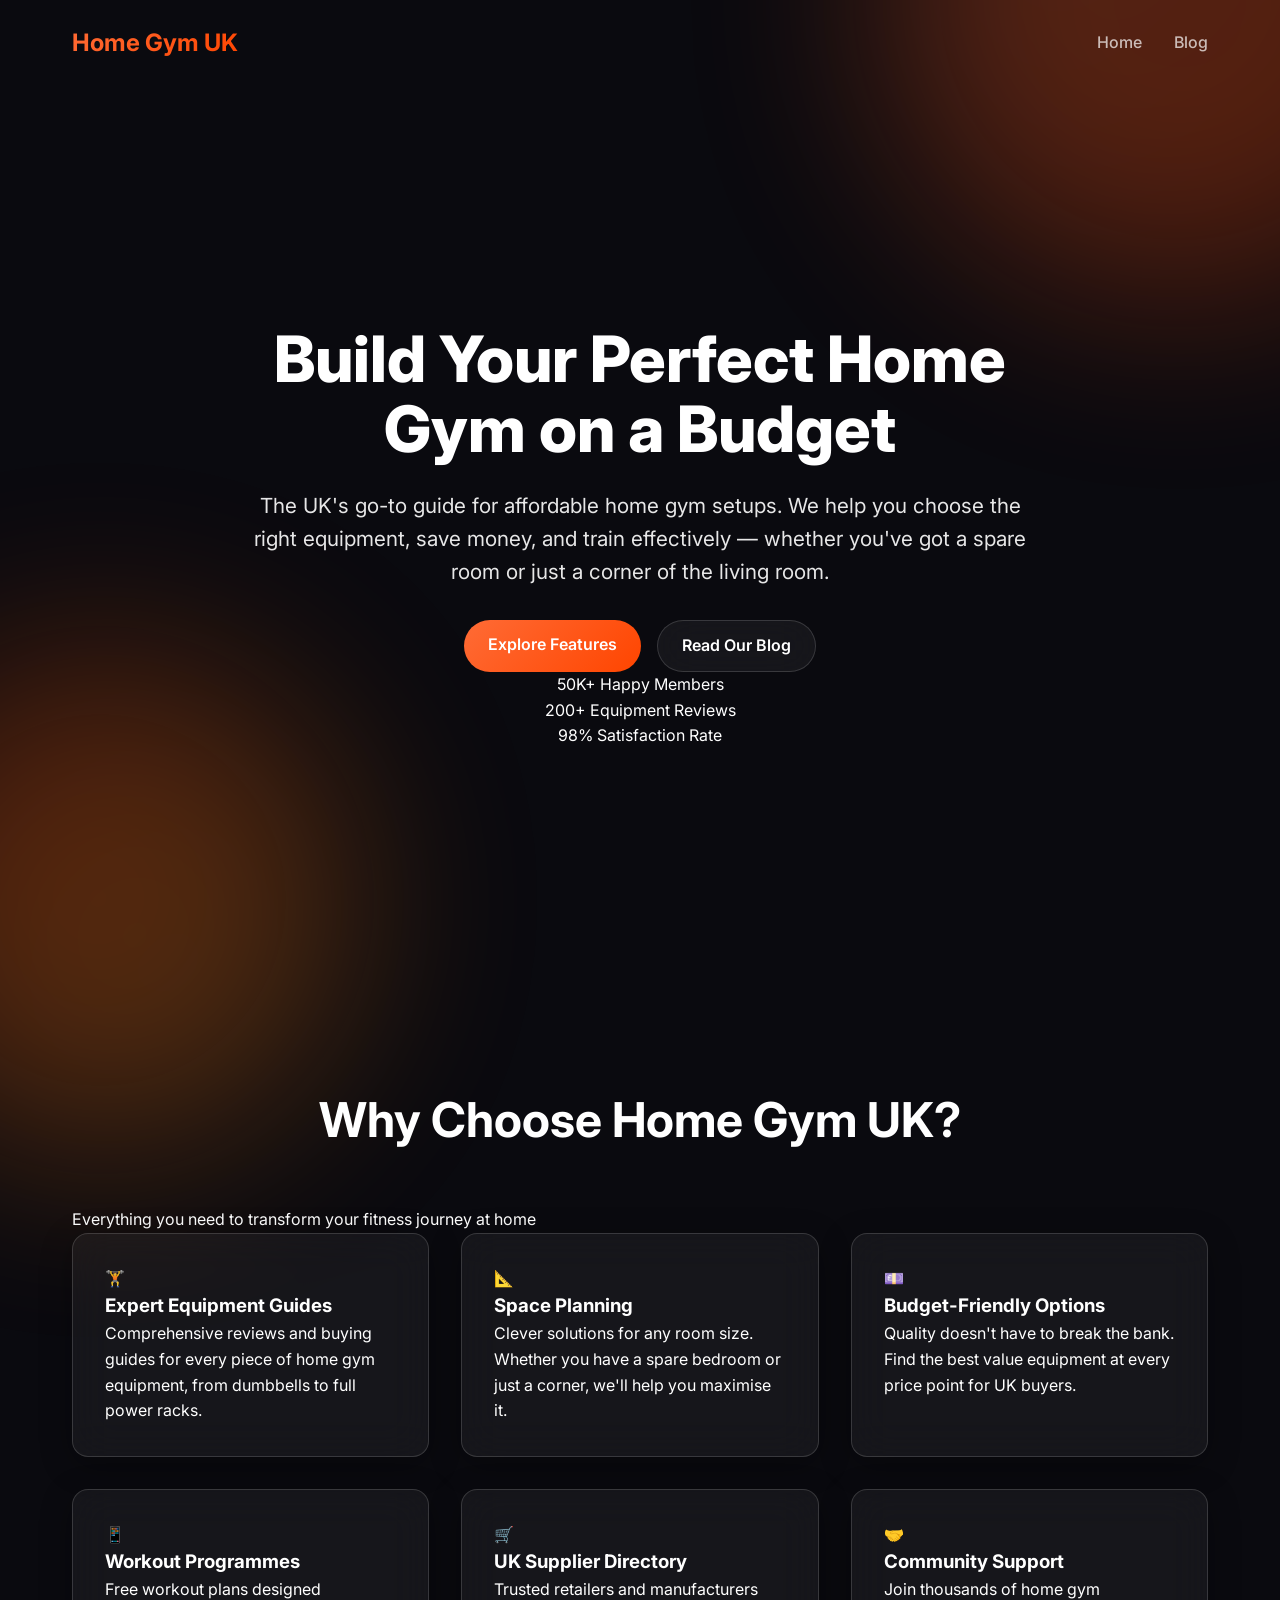
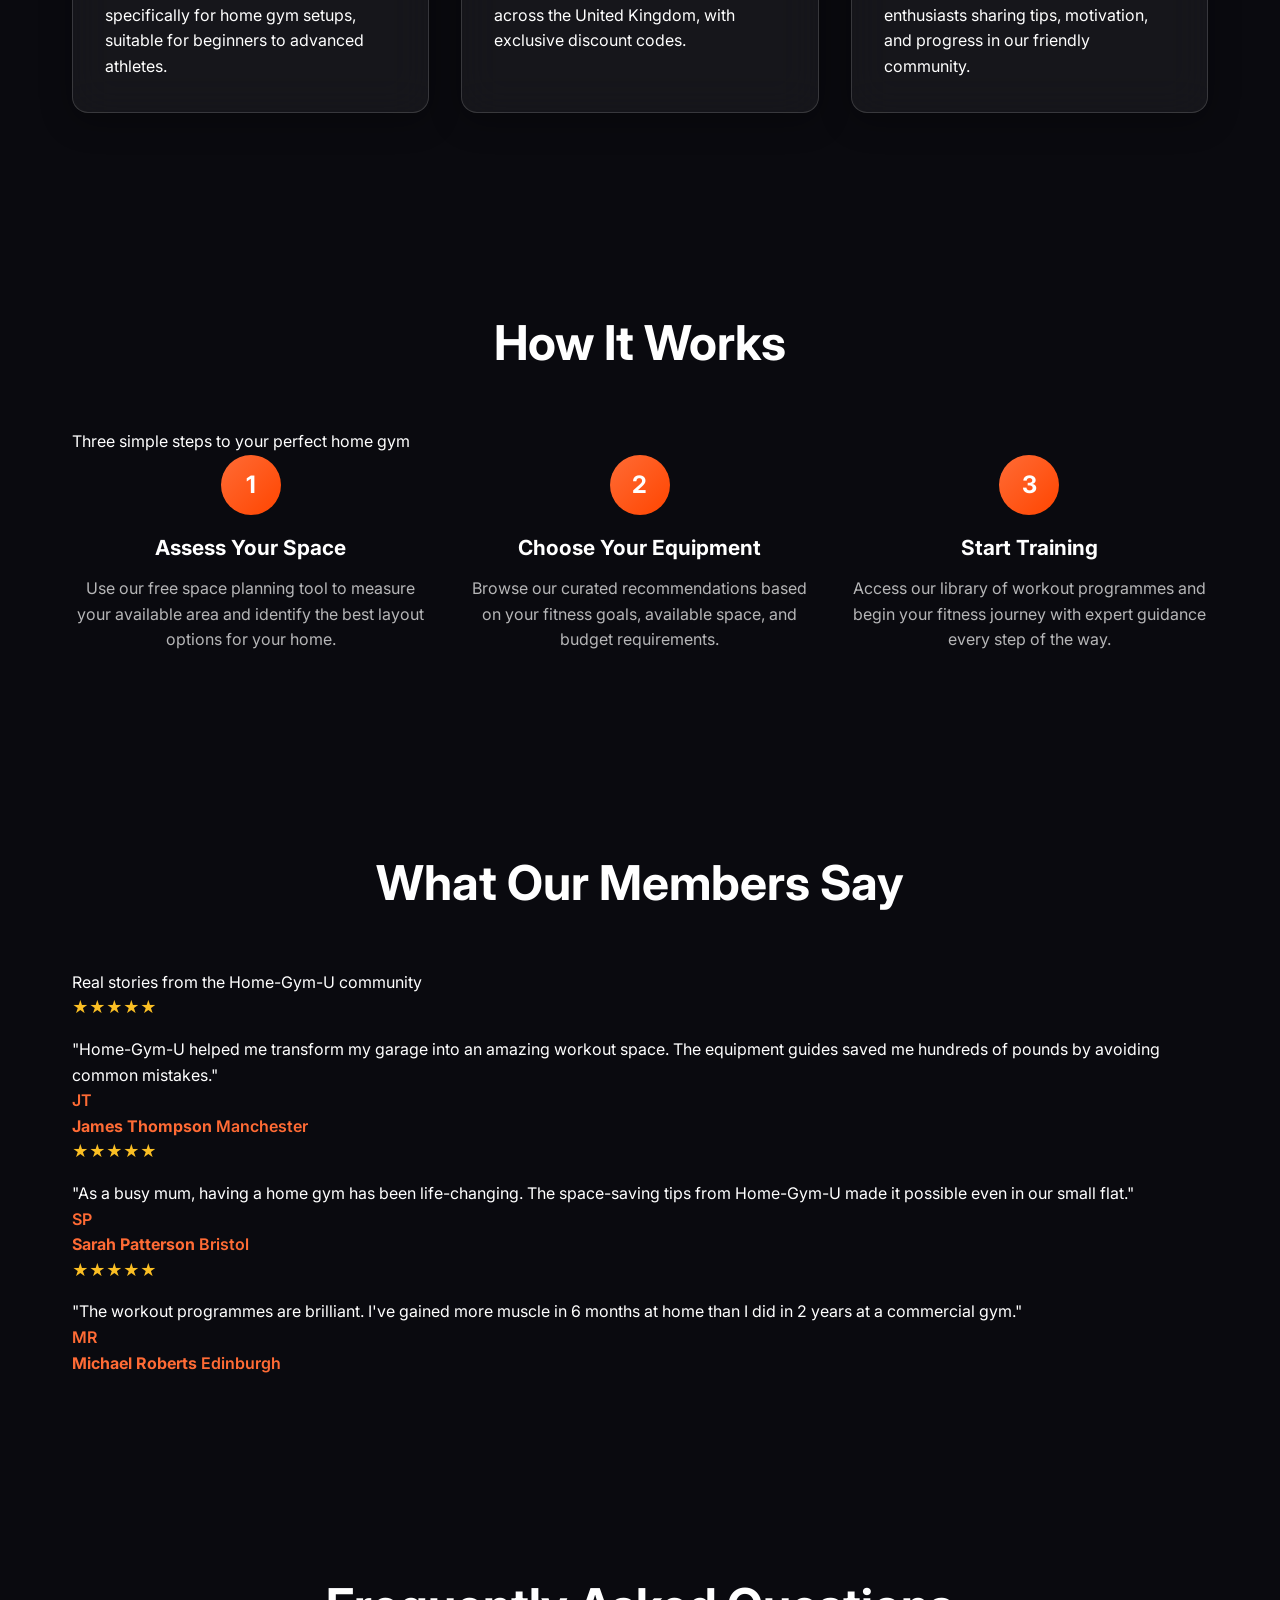
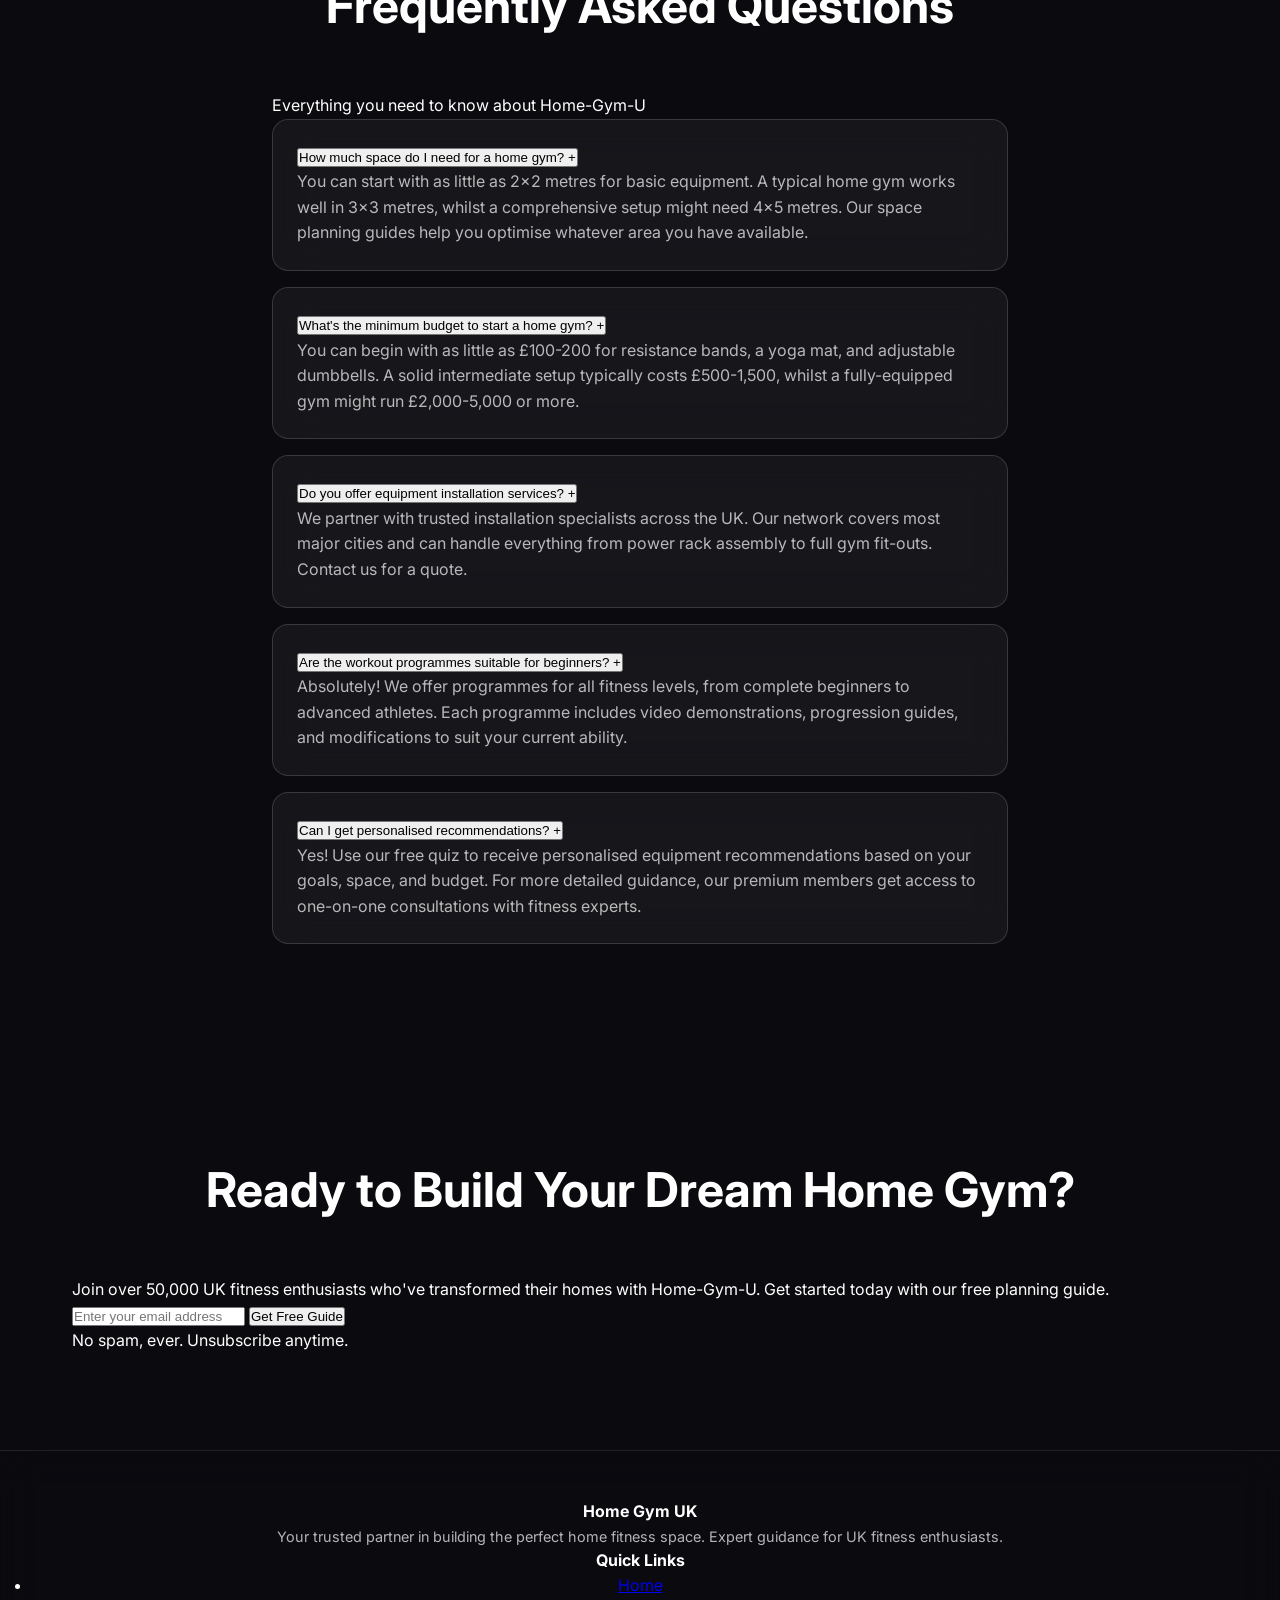
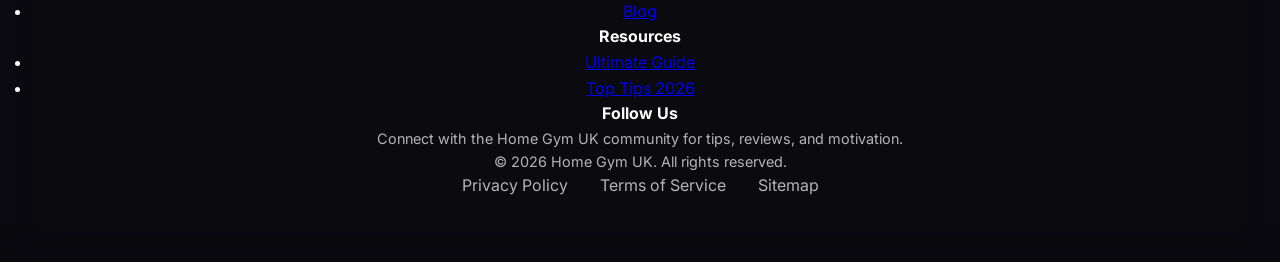
<file: index.html>
<!DOCTYPE html>
<html lang="en-GB">
<head>
    <meta charset="UTF-8">
    <meta name="viewport" content="width=device-width, initial-scale=1.0">
    <title>Home Gym UK | Your Complete Home Fitness Solution</title>
    <meta name="description" content="Home Gym UK helps you build the perfect home gym setup. Expert guidance, equipment reviews, and workout tips for UK fitness enthusiasts.">
    <meta name="keywords" content="home gym UK, fitness equipment, home workout, gym equipment UK">

    <meta property="og:title" content="Home Gym UK | Your Complete Home Fitness Solution">
    <meta property="og:description" content="Build your perfect home gym with expert guidance, equipment reviews, and workout tips for UK fitness enthusiasts.">
    <meta property="og:type" content="website">
    <meta property="og:url" content="https://conor-coder.github.io/home-gym-uk/">
    <meta property="og:image" content="https://conor-coder.github.io/home-gym-uk/og-image.jpg">

    <meta name="twitter:card" content="summary_large_image">
    <meta name="twitter:title" content="Home Gym UK | Your Complete Home Fitness Solution">
    <meta name="twitter:description" content="Build your perfect home gym with expert guidance and equipment reviews.">

    <link rel="canonical" href="https://conor-coder.github.io/home-gym-uk/">
    <link href="https://fonts.googleapis.com/css2?family=Inter:wght@300;400;500;600;700;800&display=swap" rel="stylesheet">
    <link rel="stylesheet" href="style.css">

    <script type="application/ld+json">
    {
        "@context": "https://schema.org",
        "@type": "WebSite",
        "name": "Home Gym UK",
        "url": "https://conor-coder.github.io/home-gym-uk/",
        "description": "Your complete home fitness solution in the UK",
        "potentialAction": {
            "@type": "SearchAction",
            "target": "https://home-gym-u.co.uk/search?q={search_term_string}",
            "query-input": "required name=search_term_string"
        }
    }
    </script>
</head>
<body>
    <div class="gradient-orb gradient-orb-1"></div>
    <div class="gradient-orb gradient-orb-2"></div>
    <div class="gradient-orb gradient-orb-3"></div>
    
    <nav class="nav">
        <div class="nav-container">
            <a href="index.html" class="logo">Home Gym UK</a>
            <button class="hamburger" aria-label="Toggle menu">
                <span></span>
                <span></span>
                <span></span>
            </button>
            <ul class="nav-links">
                <li><a href="index.html">Home</a></li>
                <li><a href="./blog/">Blog</a></li>
            </ul>
        </div>
    </nav>
    
    <main>
        <section class="hero">
            <div class="container">
                <div class="hero-content fade-in visible">
                    <h1>Build Your Perfect Home Gym on a Budget</h1>
                    <p class="hero-subtitle">The UK's go-to guide for affordable home gym setups. We help you choose the right equipment, save money, and train effectively — whether you've got a spare room or just a corner of the living room.</p>
                    <div class="hero-buttons">
                        <a href="#features" class="cta-button">Explore Features</a>
                        <a href="blog/index.html" class="secondary-button">Read Our Blog</a>
                    </div>
                    <div class="hero-stats">
                        <div class="stat">
                            <span class="stat-number">50K+</span>
                            <span class="stat-label">Happy Members</span>
                        </div>
                        <div class="stat">
                            <span class="stat-number">200+</span>
                            <span class="stat-label">Equipment Reviews</span>
                        </div>
                        <div class="stat">
                            <span class="stat-number">98%</span>
                            <span class="stat-label">Satisfaction Rate</span>
                        </div>
                    </div>
                </div>
            </div>
        </section>
        
        <section id="features" class="features">
            <div class="container">
                <h2 class="section-title fade-in">Why Choose Home Gym UK?</h2>
                <p class="section-subtitle fade-in">Everything you need to transform your fitness journey at home</p>
                <div class="features-grid">
                    <div class="card fade-in">
                        <div class="card-icon">🏋️</div>
                        <h3>Expert Equipment Guides</h3>
                        <p>Comprehensive reviews and buying guides for every piece of home gym equipment, from dumbbells to full power racks.</p>
                    </div>
                    <div class="card fade-in">
                        <div class="card-icon">📐</div>
                        <h3>Space Planning</h3>
                        <p>Clever solutions for any room size. Whether you have a spare bedroom or just a corner, we'll help you maximise it.</p>
                    </div>
                    <div class="card fade-in">
                        <div class="card-icon">💷</div>
                        <h3>Budget-Friendly Options</h3>
                        <p>Quality doesn't have to break the bank. Find the best value equipment at every price point for UK buyers.</p>
                    </div>
                    <div class="card fade-in">
                        <div class="card-icon">📱</div>
                        <h3>Workout Programmes</h3>
                        <p>Free workout plans designed specifically for home gym setups, suitable for beginners to advanced athletes.</p>
                    </div>
                    <div class="card fade-in">
                        <div class="card-icon">🛒</div>
                        <h3>UK Supplier Directory</h3>
                        <p>Trusted retailers and manufacturers across the United Kingdom, with exclusive discount codes.</p>
                    </div>
                    <div class="card fade-in">
                        <div class="card-icon">🤝</div>
                        <h3>Community Support</h3>
                        <p>Join thousands of home gym enthusiasts sharing tips, motivation, and progress in our friendly community.</p>
                    </div>
                </div>
            </div>
        </section>
        
        <section class="how-it-works">
            <div class="container">
                <h2 class="section-title fade-in">How It Works</h2>
                <p class="section-subtitle fade-in">Three simple steps to your perfect home gym</p>
                <div class="steps">
                    <div class="step fade-in">
                        <div class="step-number">1</div>
                        <h3>Assess Your Space</h3>
                        <p>Use our free space planning tool to measure your available area and identify the best layout options for your home.</p>
                    </div>
                    <div class="step fade-in">
                        <div class="step-number">2</div>
                        <h3>Choose Your Equipment</h3>
                        <p>Browse our curated recommendations based on your fitness goals, available space, and budget requirements.</p>
                    </div>
                    <div class="step fade-in">
                        <div class="step-number">3</div>
                        <h3>Start Training</h3>
                        <p>Access our library of workout programmes and begin your fitness journey with expert guidance every step of the way.</p>
                    </div>
                </div>
            </div>
        </section>
        
        <section class="testimonials">
            <div class="container">
                <h2 class="section-title fade-in">What Our Members Say</h2>
                <p class="section-subtitle fade-in">Real stories from the Home-Gym-U community</p>
                <div class="testimonials-grid">
                    <div class="testimonial-card fade-in">
                        <div class="stars">★★★★★</div>
                        <p>"Home-Gym-U helped me transform my garage into an amazing workout space. The equipment guides saved me hundreds of pounds by avoiding common mistakes."</p>
                        <div class="testimonial-author">
                            <div class="author-avatar">JT</div>
                            <div class="author-info">
                                <strong>James Thompson</strong>
                                <span>Manchester</span>
                            </div>
                        </div>
                    </div>
                    <div class="testimonial-card fade-in">
                        <div class="stars">★★★★★</div>
                        <p>"As a busy mum, having a home gym has been life-changing. The space-saving tips from Home-Gym-U made it possible even in our small flat."</p>
                        <div class="testimonial-author">
                            <div class="author-avatar">SP</div>
                            <div class="author-info">
                                <strong>Sarah Patterson</strong>
                                <span>Bristol</span>
                            </div>
                        </div>
                    </div>
                    <div class="testimonial-card fade-in">
                        <div class="stars">★★★★★</div>
                        <p>"The workout programmes are brilliant. I've gained more muscle in 6 months at home than I did in 2 years at a commercial gym."</p>
                        <div class="testimonial-author">
                            <div class="author-avatar">MR</div>
                            <div class="author-info">
                                <strong>Michael Roberts</strong>
                                <span>Edinburgh</span>
                            </div>
                        </div>
                    </div>
                </div>
            </div>
        </section>
        
        <section id="faq" class="faq">
            <div class="container">
                <h2 class="section-title fade-in">Frequently Asked Questions</h2>
                <p class="section-subtitle fade-in">Everything you need to know about Home-Gym-U</p>
                <div class="faq-list">
                    <div class="faq-item fade-in">
                        <button class="faq-question">
                            How much space do I need for a home gym?
                            <span class="faq-icon">+</span>
                        </button>
                        <div class="faq-answer">
                            <p>You can start with as little as 2x2 metres for basic equipment. A typical home gym works well in 3x3 metres, whilst a comprehensive setup might need 4x5 metres. Our space planning guides help you optimise whatever area you have available.</p>
                        </div>
                    </div>
                    <div class="faq-item fade-in">
                        <button class="faq-question">
                            What's the minimum budget to start a home gym?
                            <span class="faq-icon">+</span>
                        </button>
                        <div class="faq-answer">
                            <p>You can begin with as little as £100-200 for resistance bands, a yoga mat, and adjustable dumbbells. A solid intermediate setup typically costs £500-1,500, whilst a fully-equipped gym might run £2,000-5,000 or more.</p>
                        </div>
                    </div>
                    <div class="faq-item fade-in">
                        <button class="faq-question">
                            Do you offer equipment installation services?
                            <span class="faq-icon">+</span>
                        </button>
                        <div class="faq-answer">
                            <p>We partner with trusted installation specialists across the UK. Our network covers most major cities and can handle everything from power rack assembly to full gym fit-outs. Contact us for a quote.</p>
                        </div>
                    </div>
                    <div class="faq-item fade-in">
                        <button class="faq-question">
                            Are the workout programmes suitable for beginners?
                            <span class="faq-icon">+</span>
                        </button>
                        <div class="faq-answer">
                            <p>Absolutely! We offer programmes for all fitness levels, from complete beginners to advanced athletes. Each programme includes video demonstrations, progression guides, and modifications to suit your current ability.</p>
                        </div>
                    </div>
                    <div class="faq-item fade-in">
                        <button class="faq-question">
                            Can I get personalised recommendations?
                            <span class="faq-icon">+</span>
                        </button>
                        <div class="faq-answer">
                            <p>Yes! Use our free quiz to receive personalised equipment recommendations based on your goals, space, and budget. For more detailed guidance, our premium members get access to one-on-one consultations with fitness experts.</p>
                        </div>
                    </div>
                </div>
            </div>
        </section>
        
        <section id="contact" class="cta-section">
            <div class="container">
                <div class="cta-card fade-in">
                    <h2>Ready to Build Your Dream Home Gym?</h2>
                    <p>Join over 50,000 UK fitness enthusiasts who've transformed their homes with Home-Gym-U. Get started today with our free planning guide.</p>
                    <form class="cta-form">
                        <input type="email" placeholder="Enter your email address" required>
                        <button type="submit" class="btn btn-primary">Get Free Guide</button>
                    </form>
                    <p class="form-note">No spam, ever. Unsubscribe anytime.</p>
                </div>
            </div>
        </section>
    </main>
    
    <footer class="footer">
        <div class="container">
            <div class="footer-grid">
                <div class="footer-col">
                    <h4>Home Gym UK</h4>
                    <p>Your trusted partner in building the perfect home fitness space. Expert guidance for UK fitness enthusiasts.</p>
                </div>
                <div class="footer-col">
                    <h4>Quick Links</h4>
                    <ul>
                        <li><a href="index.html">Home</a></li>
                        <li><a href="./blog/">Blog</a></li>
                    </ul>
                </div>
                <div class="footer-col">
                    <h4>Resources</h4>
                    <ul>
                        <li><a href="blog/home-gym-u-ultimate-guide.html">Ultimate Guide</a></li>
                        <li><a href="blog/home-gym-u-tips-2026.html">Top Tips 2026</a></li>
                    </ul>
                </div>
                <div class="footer-col">
                    <h4>Follow Us</h4>
                    <p>Connect with the Home Gym UK community for tips, reviews, and motivation.</p>
                </div>
            </div>
            <div class="footer-bottom">
                <p>&copy; 2026 Home Gym UK. All rights reserved.</p>
                <div class="footer-links">
                    <a href="#">Privacy Policy</a>
                    <a href="#">Terms of Service</a>
                    <a href="sitemap.xml">Sitemap</a>
                </div>
            </div>
        </div>
    </footer>
    
    <script>
        // Hamburger menu toggle
        const hamburger = document.querySelector('.hamburger');
        const navLinks = document.querySelector('.nav-links');
        
        hamburger.addEventListener('click', () => {
            hamburger.classList.toggle('active');
            navLinks.classList.toggle('active');
        });
        
        // Close menu when link clicked
        document.querySelectorAll('.nav-links a').forEach(link => {
            link.addEventListener('click', () => {
                hamburger.classList.remove('active');
                navLinks.classList.remove('active');
            });
        });
        
        // Scroll animations
        const observerOptions = {
            threshold: 0.1,
            rootMargin: '0px 0px -50px 0px'
        };
        
        const observer = new IntersectionObserver((entries) => {
            entries.forEach(entry => {
                if (entry.isIntersecting) {
                    entry.target.classList.add('visible');
                }
            });
        }, observerOptions);
        
        document.querySelectorAll('.fade-in').forEach(el => observer.observe(el));
        
        // FAQ accordion
        document.querySelectorAll('.faq-question').forEach(button => {
            button.addEventListener('click', () => {
                const faqItem = button.parentElement;
                const isActive = faqItem.classList.contains('active');
                
                document.querySelectorAll('.faq-item').forEach(item => {
                    item.classList.remove('active');
                });
                
                if (!isActive) {
                    faqItem.classList.add('active');
                }
            });
        });
        
        // Sticky nav background
        window.addEventListener('scroll', () => {
            const nav = document.querySelector('.nav');
            if (window.scrollY > 100) {
                nav.classList.add('scrolled');
            } else {
                nav.classList.remove('scrolled');
            }
        });
    </script>
</body>
</html>
</file>
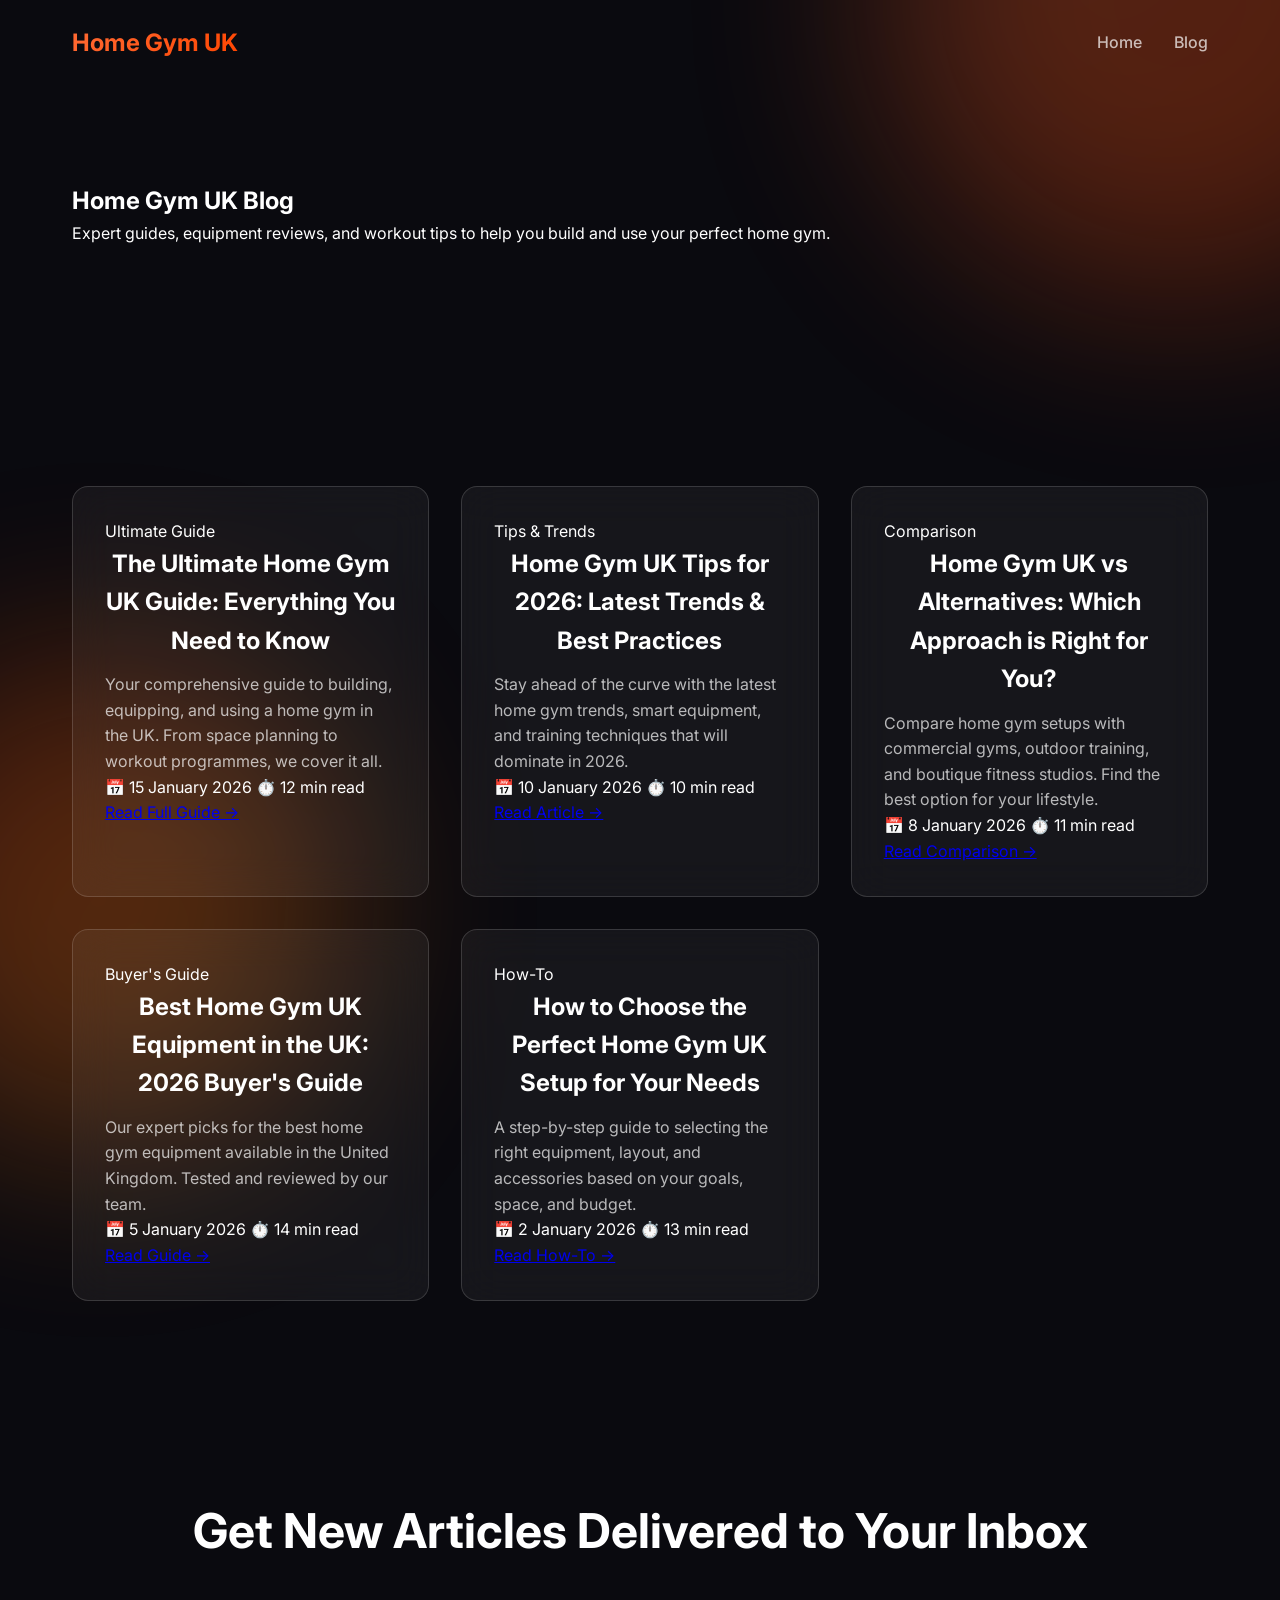
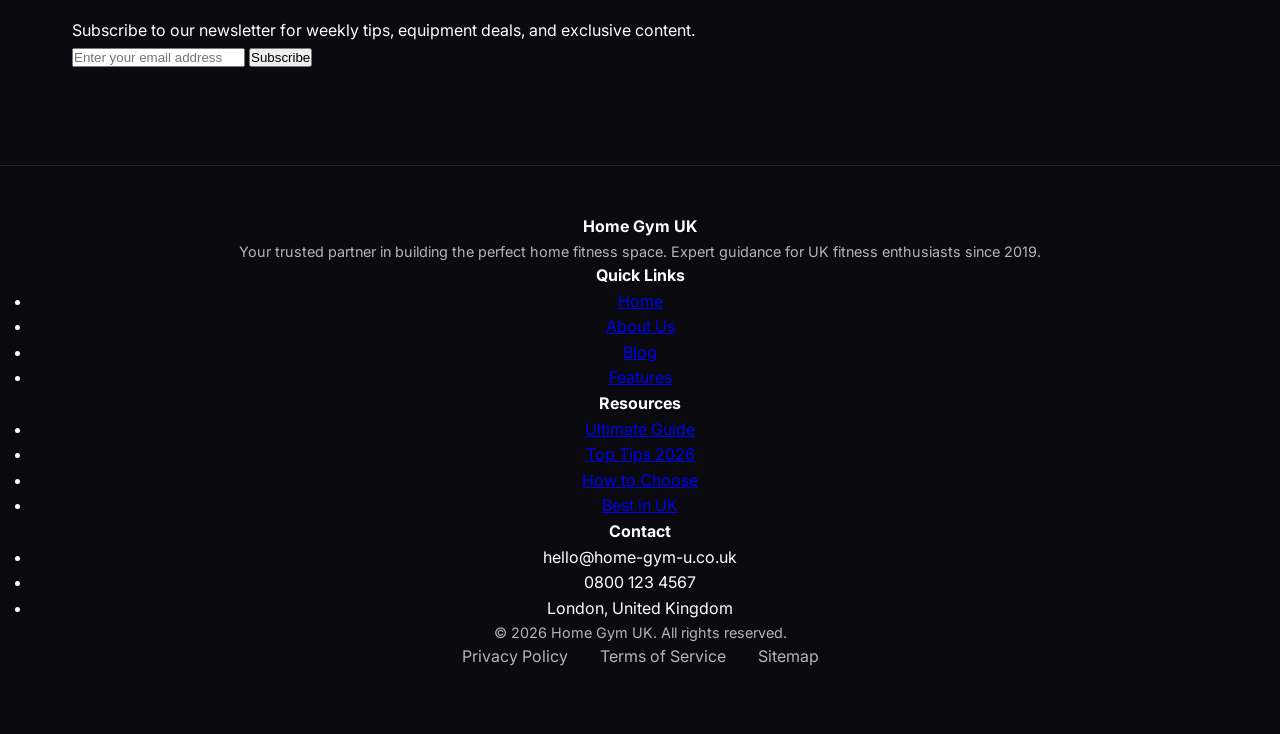
<file: blog/index.html>
<!DOCTYPE html>
<html lang="en-GB">
<head>
    <meta charset="UTF-8">
    <meta name="viewport" content="width=device-width, initial-scale=1.0">
    <title>Home Gym UK Blog | Expert Fitness Tips & Equipment Guides</title>
    <meta name="description" content="Expert home gym advice, equipment reviews, and workout tips from Home Gym UK. Your go-to resource for building the perfect home fitness space in the UK.">
    
    <meta property="og:title" content="Home Gym UK Blog | Expert Fitness Tips & Equipment Guides">
    <meta property="og:description" content="Expert home gym advice, equipment reviews, and workout tips for UK fitness enthusiasts.">
    <meta property="og:type" content="website">
    <meta property="og:url" content="https://home-gym-u.co.uk/blog/">
    
    <meta name="twitter:card" content="summary_large_image">
    <meta name="twitter:title" content="Home Gym UK Blog">
    
    <link rel="canonical" href="https://home-gym-u.co.uk/blog/">
    <link href="https://fonts.googleapis.com/css2?family=Inter:wght@300;400;500;600;700;800&display=swap" rel="stylesheet">
    <link rel="stylesheet" href="../style.css">
</head>
<body>
    <div class="gradient-orb gradient-orb-1"></div>
    <div class="gradient-orb gradient-orb-2"></div>
    <div class="gradient-orb gradient-orb-3"></div>
    
    <nav class="nav">
        <div class="nav-container">
            <a href="../" class="logo">Home Gym UK</a>
            <button class="hamburger" aria-label="Toggle menu">
                <span></span>
                <span></span>
                <span></span>
            </button>
            <ul class="nav-links">
                <li><a href="../">Home</a></li>
                <li><a href="../blog/" class="active">Blog</a></li>
            </ul>
        </div>
    </nav>
    
    <main>
        <section class="page-hero">
            <div class="container">
                <div class="hero-content fade-in">
                    <h1>Home Gym UK Blog</h1>
                    <p class="hero-subtitle">Expert guides, equipment reviews, and workout tips to help you build and use your perfect home gym.</p>
                </div>
            </div>
        </section>
        
        <section class="blog-listing">
            <div class="container">
                <div class="blog-grid">
                    <article class="blog-card fade-in">
                        <div class="blog-card-image">
                            <span class="blog-category">Ultimate Guide</span>
                        </div>
                        <div class="blog-card-content">
                            <h2><a href="../blog/home-gym-u-ultimate-guide.html">The Ultimate Home Gym UK Guide: Everything You Need to Know</a></h2>
                            <p>Your comprehensive guide to building, equipping, and using a home gym in the UK. From space planning to workout programmes, we cover it all.</p>
                            <div class="blog-meta">
                                <span>📅 15 January 2026</span>
                                <span>⏱️ 12 min read</span>
                            </div>
                            <a href="../blog/home-gym-u-ultimate-guide.html" class="read-more">Read Full Guide →</a>
                        </div>
                    </article>
                    
                    <article class="blog-card fade-in">
                        <div class="blog-card-image">
                            <span class="blog-category">Tips & Trends</span>
                        </div>
                        <div class="blog-card-content">
                            <h2><a href="../blog/home-gym-u-tips-2026.html">Home Gym UK Tips for 2026: Latest Trends & Best Practices</a></h2>
                            <p>Stay ahead of the curve with the latest home gym trends, smart equipment, and training techniques that will dominate in 2026.</p>
                            <div class="blog-meta">
                                <span>📅 10 January 2026</span>
                                <span>⏱️ 10 min read</span>
                            </div>
                            <a href="../blog/home-gym-u-tips-2026.html" class="read-more">Read Article →</a>
                        </div>
                    </article>
                    
                    <article class="blog-card fade-in">
                        <div class="blog-card-image">
                            <span class="blog-category">Comparison</span>
                        </div>
                        <div class="blog-card-content">
                            <h2><a href="../blog/home-gym-u-vs-alternatives.html">Home Gym UK vs Alternatives: Which Approach is Right for You?</a></h2>
                            <p>Compare home gym setups with commercial gyms, outdoor training, and boutique fitness studios. Find the best option for your lifestyle.</p>
                            <div class="blog-meta">
                                <span>📅 8 January 2026</span>
                                <span>⏱️ 11 min read</span>
                            </div>
                            <a href="../blog/home-gym-u-vs-alternatives.html" class="read-more">Read Comparison →</a>
                        </div>
                    </article>
                    
                    <article class="blog-card fade-in">
                        <div class="blog-card-image">
                            <span class="blog-category">Buyer's Guide</span>
                        </div>
                        <div class="blog-card-content">
                            <h2><a href="../blog/best-home-gym-u-uk.html">Best Home Gym UK Equipment in the UK: 2026 Buyer's Guide</a></h2>
                            <p>Our expert picks for the best home gym equipment available in the United Kingdom. Tested and reviewed by our team.</p>
                            <div class="blog-meta">
                                <span>📅 5 January 2026</span>
                                <span>⏱️ 14 min read</span>
                            </div>
                            <a href="../blog/best-home-gym-u-uk.html" class="read-more">Read Guide →</a>
                        </div>
                    </article>
                    
                    <article class="blog-card fade-in">
                        <div class="blog-card-image">
                            <span class="blog-category">How-To</span>
                        </div>
                        <div class="blog-card-content">
                            <h2><a href="../blog/how-to-choose-home-gym-u.html">How to Choose the Perfect Home Gym UK Setup for Your Needs</a></h2>
                            <p>A step-by-step guide to selecting the right equipment, layout, and accessories based on your goals, space, and budget.</p>
                            <div class="blog-meta">
                                <span>📅 2 January 2026</span>
                                <span>⏱️ 13 min read</span>
                            </div>
                            <a href="../blog/how-to-choose-home-gym-u.html" class="read-more">Read How-To →</a>
                        </div>
                    </article>
                </div>
            </div>
        </section>
        
        <section class="cta-section">
            <div class="container">
                <div class="cta-card fade-in">
                    <h2>Get New Articles Delivered to Your Inbox</h2>
                    <p>Subscribe to our newsletter for weekly tips, equipment deals, and exclusive content.</p>
                    <form class="cta-form">
                        <input type="email" placeholder="Enter your email address" required>
                        <button type="submit" class="btn btn-primary">Subscribe</button>
                    </form>
                </div>
            </div>
        </section>
    </main>
    
    <footer class="footer">
        <div class="container">
            <div class="footer-grid">
                <div class="footer-col">
                    <h4>Home Gym UK</h4>
                    <p>Your trusted partner in building the perfect home fitness space. Expert guidance for UK fitness enthusiasts since 2019.</p>
                </div>
                <div class="footer-col">
                    <h4>Quick Links</h4>
                    <ul>
                        <li><a href="../">Home</a></li>
                        <li><a href="../about.html">About Us</a></li>
                        <li><a href="../blog/">Blog</a></li>
                        <li><a href="../index.html#features">Features</a></li>
                    </ul>
                </div>
                <div class="footer-col">
                    <h4>Resources</h4>
                    <ul>
                        <li><a href="../blog/home-gym-u-ultimate-guide.html">Ultimate Guide</a></li>
                        <li><a href="../blog/home-gym-u-tips-2026.html">Top Tips 2026</a></li>
                        <li><a href="../blog/how-to-choose-home-gym-u.html">How to Choose</a></li>
                        <li><a href="../blog/best-home-gym-u-uk.html">Best in UK</a></li>
                    </ul>
                </div>
                <div class="footer-col">
                    <h4>Contact</h4>
                    <ul>
                        <li>hello@home-gym-u.co.uk</li>
                        <li>0800 123 4567</li>
                        <li>London, United Kingdom</li>
                    </ul>
                </div>
            </div>
            <div class="footer-bottom">
                <p>&copy; 2026 Home Gym UK. All rights reserved.</p>
                <div class="footer-links">
                    <a href="#">Privacy Policy</a>
                    <a href="#">Terms of Service</a>
                    <a href="../sitemap.xml">Sitemap</a>
                </div>
            </div>
        </div>
    </footer>
    
    <script>
        const hamburger = document.querySelector('.hamburger');
        const navLinks = document.querySelector('.nav-links');
        
        hamburger.addEventListener('click', () => {
            hamburger.classList.toggle('active');
            navLinks.classList.toggle('active');
        });
        
        document.querySelectorAll('.nav-links a').forEach(link => {
            link.addEventListener('click', () => {
                hamburger.classList.remove('active');
                navLinks.classList.remove('active');
            });
        });
        
        const observerOptions = {
            threshold: 0.1,
            rootMargin: '0px 0px -50px 0px'
        };
        
        const observer = new IntersectionObserver((entries) => {
            entries.forEach(entry => {
                if (entry.isIntersecting) {
                    entry.target.classList.add('visible');
                }
            });
        }, observerOptions);
        
        document.querySelectorAll('.fade-in').forEach(el => observer.observe(el));
        
        window.addEventListener('scroll', () => {
            const nav = document.querySelector('.nav');
            if (window.scrollY > 100) {
                nav.classList.add('scrolled');
            } else {
                nav.classList.remove('scrolled');
            }
        });
    </script>
</body>
</html>
</file>
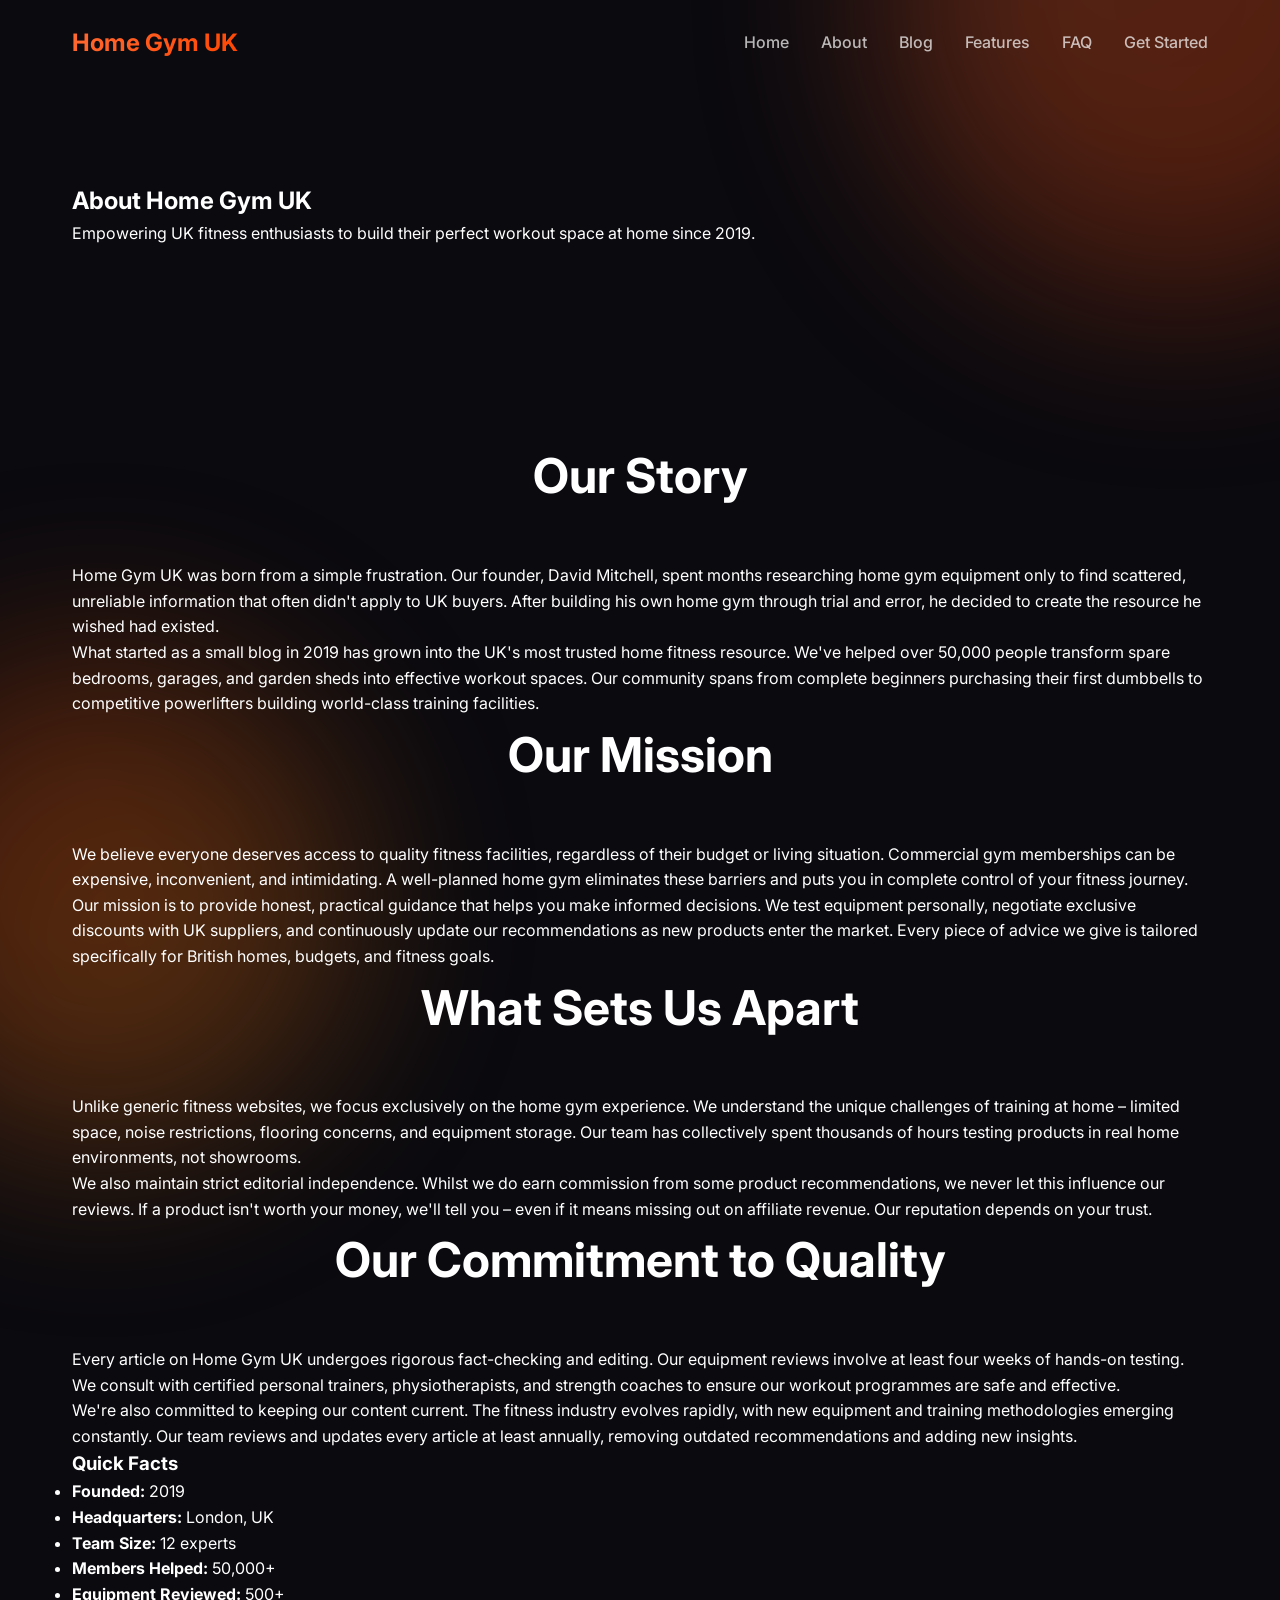
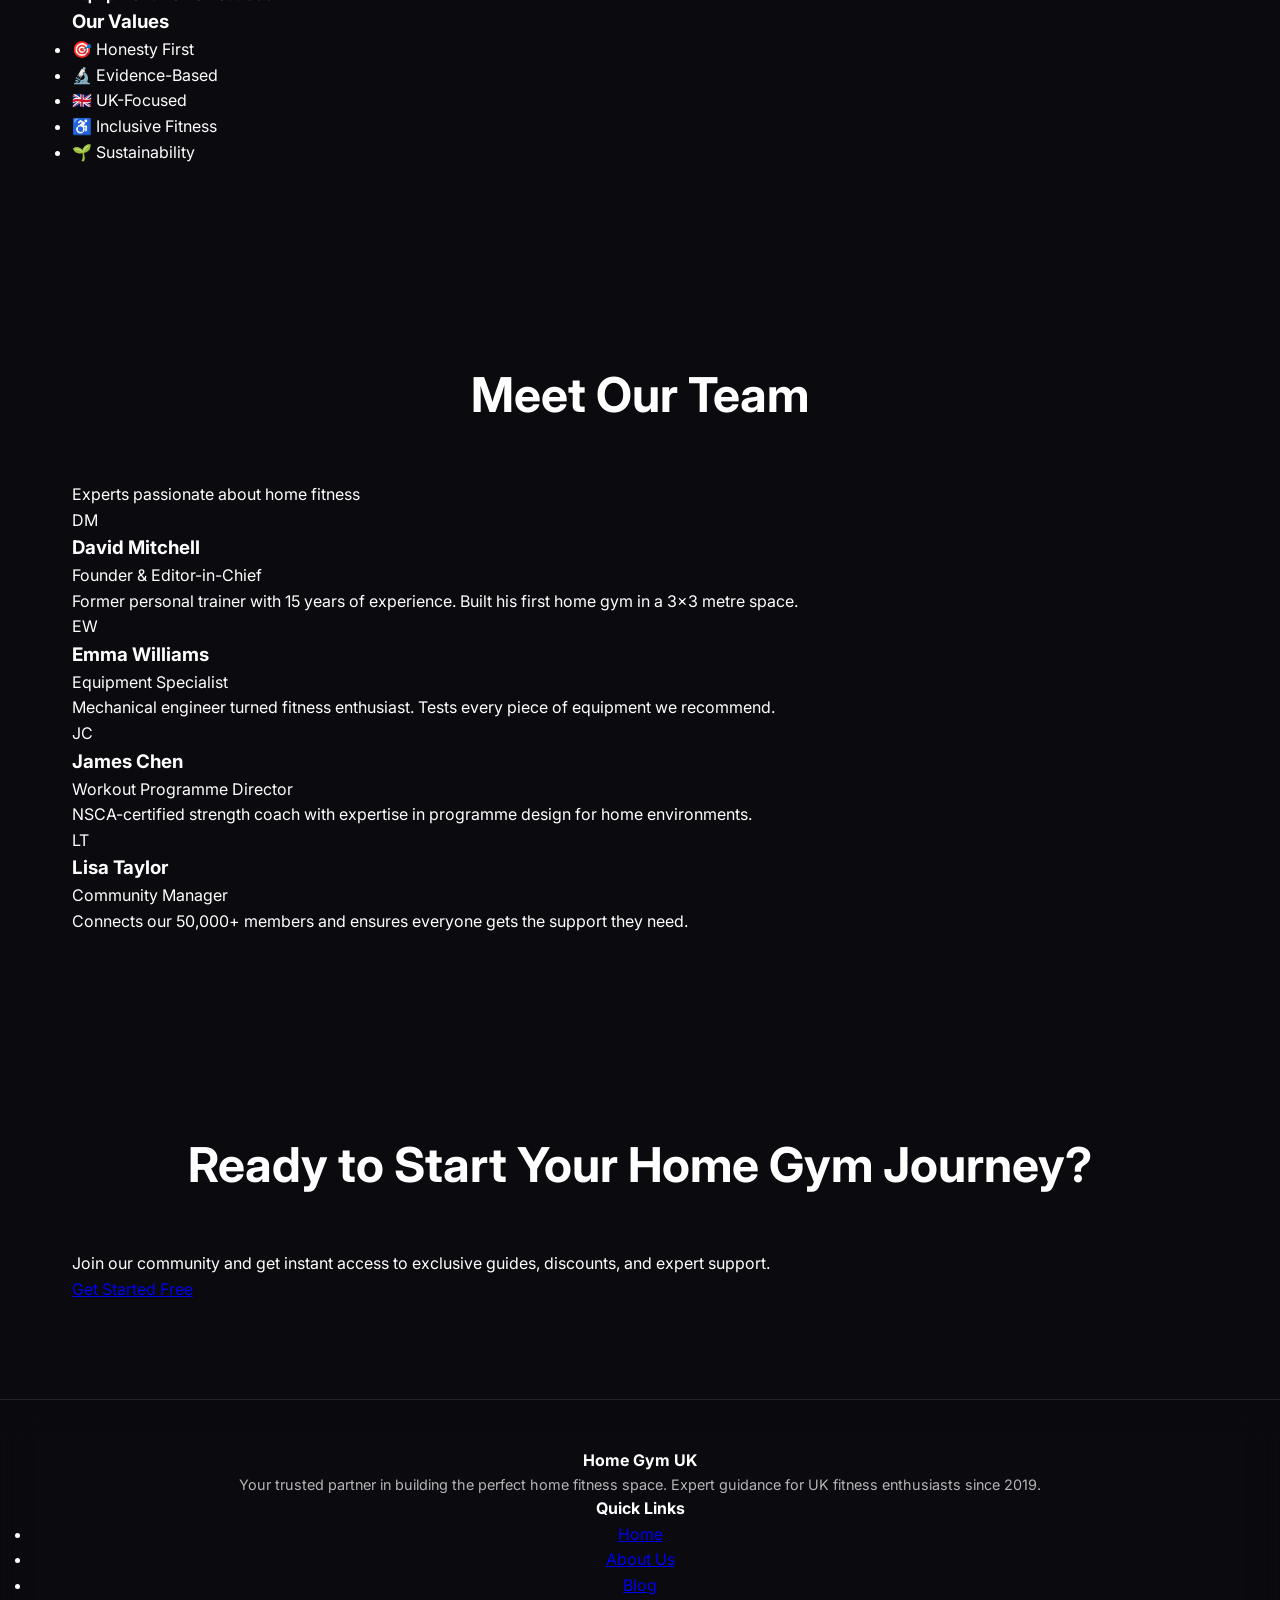
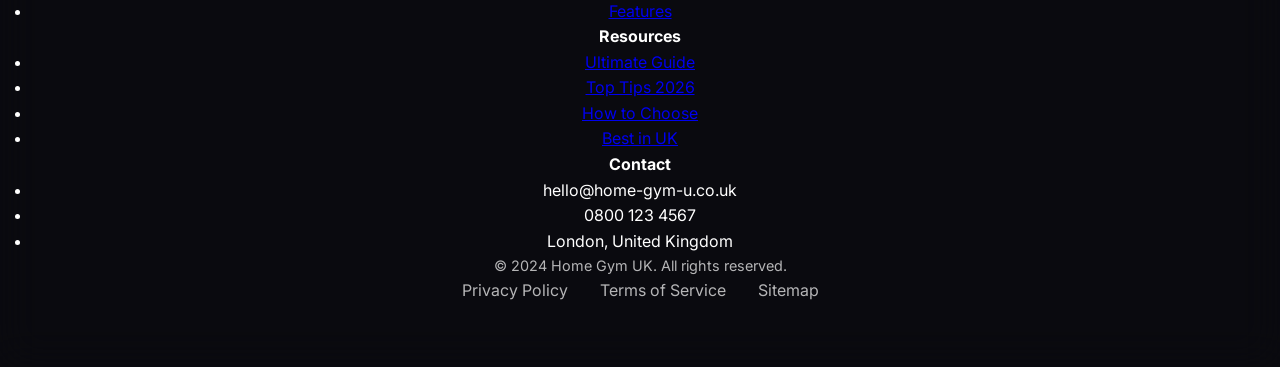
<file: about.html>
<!DOCTYPE html>
<html lang="en-GB">
<head>
    <meta charset="UTF-8">
    <meta name="viewport" content="width=device-width, initial-scale=1.0">
    <title>About Home Gym UK | Our Mission & Team</title>
    <meta name="description" content="Learn about Home Gym UK's mission to help UK fitness enthusiasts build their perfect home gym. Meet our expert team and discover our story.">
    
    <meta property="og:title" content="About Home Gym UK | Our Mission & Team">
    <meta property="og:description" content="Learn about our mission to help UK fitness enthusiasts build their perfect home gym.">
    <meta property="og:type" content="website">
    <meta property="og:url" content="https://home-gym-u.co.uk/about.html">
    
    <meta name="twitter:card" content="summary_large_image">
    <meta name="twitter:title" content="About Home Gym UK">
    
    <link rel="canonical" href="https://home-gym-u.co.uk/about.html">
    <link href="https://fonts.googleapis.com/css2?family=Inter:wght@300;400;500;600;700;800&display=swap" rel="stylesheet">
    <link rel="stylesheet" href="style.css">
</head>
<body>
    <div class="gradient-orb gradient-orb-1"></div>
    <div class="gradient-orb gradient-orb-2"></div>
    <div class="gradient-orb gradient-orb-3"></div>
    
    <nav class="nav">
        <div class="nav-container">
            <a href="/" class="logo">Home Gym UK</a>
            <button class="hamburger" aria-label="Toggle menu">
                <span></span>
                <span></span>
                <span></span>
            </button>
            <ul class="nav-links">
                <li><a href="/">Home</a></li>
                <li><a href="/about.html" class="active">About</a></li>
                <li><a href="/blog/">Blog</a></li>
                <li><a href="/#features">Features</a></li>
                <li><a href="/#faq">FAQ</a></li>
                <li><a href="/#contact" class="btn btn-primary">Get Started</a></li>
            </ul>
        </div>
    </nav>
    
    <main>
        <section class="page-hero">
            <div class="container">
                <div class="hero-content fade-in">
                    <h1>About Home Gym UK</h1>
                    <p class="hero-subtitle">Empowering UK fitness enthusiasts to build their perfect workout space at home since 2019.</p>
                </div>
            </div>
        </section>
        
        <section class="about-content">
            <div class="container">
                <div class="content-grid">
                    <div class="content-main fade-in">
                        <h2>Our Story</h2>
                        <p>Home Gym UK was born from a simple frustration. Our founder, David Mitchell, spent months researching home gym equipment only to find scattered, unreliable information that often didn't apply to UK buyers. After building his own home gym through trial and error, he decided to create the resource he wished had existed.</p>
                        
                        <p>What started as a small blog in 2019 has grown into the UK's most trusted home fitness resource. We've helped over 50,000 people transform spare bedrooms, garages, and garden sheds into effective workout spaces. Our community spans from complete beginners purchasing their first dumbbells to competitive powerlifters building world-class training facilities.</p>
                        
                        <h2>Our Mission</h2>
                        <p>We believe everyone deserves access to quality fitness facilities, regardless of their budget or living situation. Commercial gym memberships can be expensive, inconvenient, and intimidating. A well-planned home gym eliminates these barriers and puts you in complete control of your fitness journey.</p>
                        
                        <p>Our mission is to provide honest, practical guidance that helps you make informed decisions. We test equipment personally, negotiate exclusive discounts with UK suppliers, and continuously update our recommendations as new products enter the market. Every piece of advice we give is tailored specifically for British homes, budgets, and fitness goals.</p>
                        
                        <h2>What Sets Us Apart</h2>
                        <p>Unlike generic fitness websites, we focus exclusively on the home gym experience. We understand the unique challenges of training at home – limited space, noise restrictions, flooring concerns, and equipment storage. Our team has collectively spent thousands of hours testing products in real home environments, not showrooms.</p>
                        
                        <p>We also maintain strict editorial independence. Whilst we do earn commission from some product recommendations, we never let this influence our reviews. If a product isn't worth your money, we'll tell you – even if it means missing out on affiliate revenue. Our reputation depends on your trust.</p>
                        
                        <h2>Our Commitment to Quality</h2>
                        <p>Every article on Home Gym UK undergoes rigorous fact-checking and editing. Our equipment reviews involve at least four weeks of hands-on testing. We consult with certified personal trainers, physiotherapists, and strength coaches to ensure our workout programmes are safe and effective.</p>
                        
                        <p>We're also committed to keeping our content current. The fitness industry evolves rapidly, with new equipment and training methodologies emerging constantly. Our team reviews and updates every article at least annually, removing outdated recommendations and adding new insights.</p>
                    </div>
                    
                    <aside class="content-sidebar fade-in">
                        <div class="sidebar-card">
                            <h3>Quick Facts</h3>
                            <ul class="fact-list">
                                <li><strong>Founded:</strong> 2019</li>
                                <li><strong>Headquarters:</strong> London, UK</li>
                                <li><strong>Team Size:</strong> 12 experts</li>
                                <li><strong>Members Helped:</strong> 50,000+</li>
                                <li><strong>Equipment Reviewed:</strong> 500+</li>
                            </ul>
                        </div>
                        <div class="sidebar-card">
                            <h3>Our Values</h3>
                            <ul class="value-list">
                                <li>🎯 Honesty First</li>
                                <li>🔬 Evidence-Based</li>
                                <li>🇬🇧 UK-Focused</li>
                                <li>♿ Inclusive Fitness</li>
                                <li>🌱 Sustainability</li>
                            </ul>
                        </div>
                    </aside>
                </div>
            </div>
        </section>
        
        <section class="team-section">
            <div class="container">
                <h2 class="section-title fade-in">Meet Our Team</h2>
                <p class="section-subtitle fade-in">Experts passionate about home fitness</p>
                <div class="team-grid">
                    <div class="team-card fade-in">
                        <div class="team-avatar">DM</div>
                        <h3>David Mitchell</h3>
                        <p class="team-role">Founder & Editor-in-Chief</p>
                        <p>Former personal trainer with 15 years of experience. Built his first home gym in a 3x3 metre space.</p>
                    </div>
                    <div class="team-card fade-in">
                        <div class="team-avatar">EW</div>
                        <h3>Emma Williams</h3>
                        <p class="team-role">Equipment Specialist</p>
                        <p>Mechanical engineer turned fitness enthusiast. Tests every piece of equipment we recommend.</p>
                    </div>
                    <div class="team-card fade-in">
                        <div class="team-avatar">JC</div>
                        <h3>James Chen</h3>
                        <p class="team-role">Workout Programme Director</p>
                        <p>NSCA-certified strength coach with expertise in programme design for home environments.</p>
                    </div>
                    <div class="team-card fade-in">
                        <div class="team-avatar">LT</div>
                        <h3>Lisa Taylor</h3>
                        <p class="team-role">Community Manager</p>
                        <p>Connects our 50,000+ members and ensures everyone gets the support they need.</p>
                    </div>
                </div>
            </div>
        </section>
        
        <section class="cta-section">
            <div class="container">
                <div class="cta-card fade-in">
                    <h2>Ready to Start Your Home Gym Journey?</h2>
                    <p>Join our community and get instant access to exclusive guides, discounts, and expert support.</p>
                    <a href="/#contact" class="btn btn-primary">Get Started Free</a>
                </div>
            </div>
        </section>
    </main>
    
    <footer class="footer">
        <div class="container">
            <div class="footer-grid">
                <div class="footer-col">
                    <h4>Home Gym UK</h4>
                    <p>Your trusted partner in building the perfect home fitness space. Expert guidance for UK fitness enthusiasts since 2019.</p>
                </div>
                <div class="footer-col">
                    <h4>Quick Links</h4>
                    <ul>
                        <li><a href="/">Home</a></li>
                        <li><a href="/about.html">About Us</a></li>
                        <li><a href="/blog/">Blog</a></li>
                        <li><a href="/#features">Features</a></li>
                    </ul>
                </div>
                <div class="footer-col">
                    <h4>Resources</h4>
                    <ul>
                        <li><a href="/blog/home-gym-u-ultimate-guide.html">Ultimate Guide</a></li>
                        <li><a href="/blog/home-gym-u-tips-2026.html">Top Tips 2026</a></li>
                        <li><a href="/blog/how-to-choose-home-gym-u.html">How to Choose</a></li>
                        <li><a href="/blog/best-home-gym-u-uk.html">Best in UK</a></li>
                    </ul>
                </div>
                <div class="footer-col">
                    <h4>Contact</h4>
                    <ul>
                        <li>hello@home-gym-u.co.uk</li>
                        <li>0800 123 4567</li>
                        <li>London, United Kingdom</li>
                    </ul>
                </div>
            </div>
            <div class="footer-bottom">
                <p>&copy; 2024 Home Gym UK. All rights reserved.</p>
                <div class="footer-links">
                    <a href="#">Privacy Policy</a>
                    <a href="#">Terms of Service</a>
                    <a href="/sitemap.xml">Sitemap</a>
                </div>
            </div>
        </div>
    </footer>
    
    <script>
        const hamburger = document.querySelector('.hamburger');
        const navLinks = document.querySelector('.nav-links');
        
        hamburger.addEventListener('click', () => {
            hamburger.classList.toggle('active');
            navLinks.classList.toggle('active');
        });
        
        document.querySelectorAll('.nav-links a').forEach(link => {
            link.addEventListener('click', () => {
                hamburger.classList.remove('active');
                navLinks.classList.remove('active');
            });
        });
        
        const observerOptions = {
            threshold: 0.1,
            rootMargin: '0px 0px -50px 0px'
        };
        
        const observer = new IntersectionObserver((entries) => {
            entries.forEach(entry => {
                if (entry.isIntersecting) {
                    entry.target.classList.add('visible');
                }
            });
        }, observerOptions);
        
        document.querySelectorAll('.fade-in').forEach(el => observer.observe(el));
        
        window.addEventListener('scroll', () => {
            const nav = document.querySelector('.nav');
            if (window.scrollY > 100) {
                nav.classList.add('scrolled');
            } else {
                nav.classList.remove('scrolled');
            }
        });
    </script>
</body>
</html>
</file>
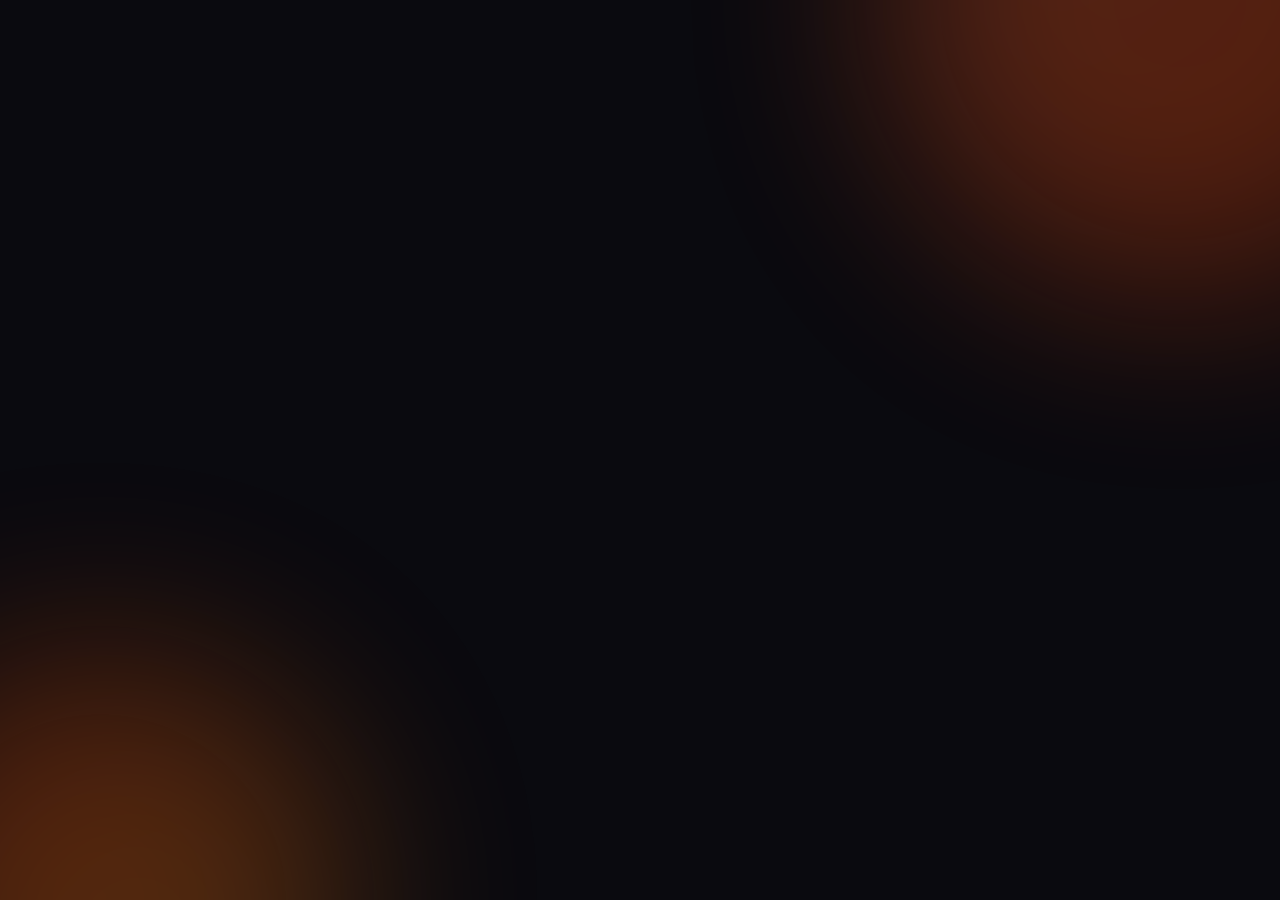
<file: blog/home-gym-u-tips-2026.html>
<!DOCTYPE html>
<html lang="en-GB">
<head>
    <meta charset="UTF-8">
    <meta name="viewport" content="width=device-width, initial-scale=1.0">
    <title>Home Gym UK Tips for 2026: Latest Trends & Best Practices</title>
    <meta name="description" content="Discover the latest Home Gym UK tips for 2026. Smart equipment, training trends, and expert advice to optimise your home fitness setup.">
    
    <meta property="og:title" content="Home Gym UK Tips for 2026: Latest Trends & Best Practices">
    <meta property="og:description" content="Stay ahead with the latest home gym trends and tips for 2026.">
    <meta property="og:type" content="article">
    <meta property="og:url" content="https://home-gym-u.co.uk/blog/home-gym-u-tips-2026.html">
    
    <meta name="twitter:card" content="summary_large_image">
    <meta name="twitter:title" content="Home Gym UK Tips for 2026">
    
    <link rel="canonical" href="https://home-gym-u.co.uk/blog/home-gym-u-tips-2026.html">
    <link href="https://fonts.googleapis.com/css2?family=Inter:wght@300;400;500;600;700;800&display=swap" rel="stylesheet">
    <link rel="stylesheet" href="../style.css">
    
    <script type="application/ld+json">
    {
        "@context": "https://schema.org",
        "@type": "Article",
        "headline": "Home Gym UK Tips for 2026: Latest Trends & Best Practices",
        "description": "Discover the latest home gym tips and trends for 2026.",
        "author": {
            "@type": "Person",
            "name": "Emma Williams"
        },
        "publisher": {
            "@type": "Organization",
            "name": "Home Gym UK"
        },
</file>
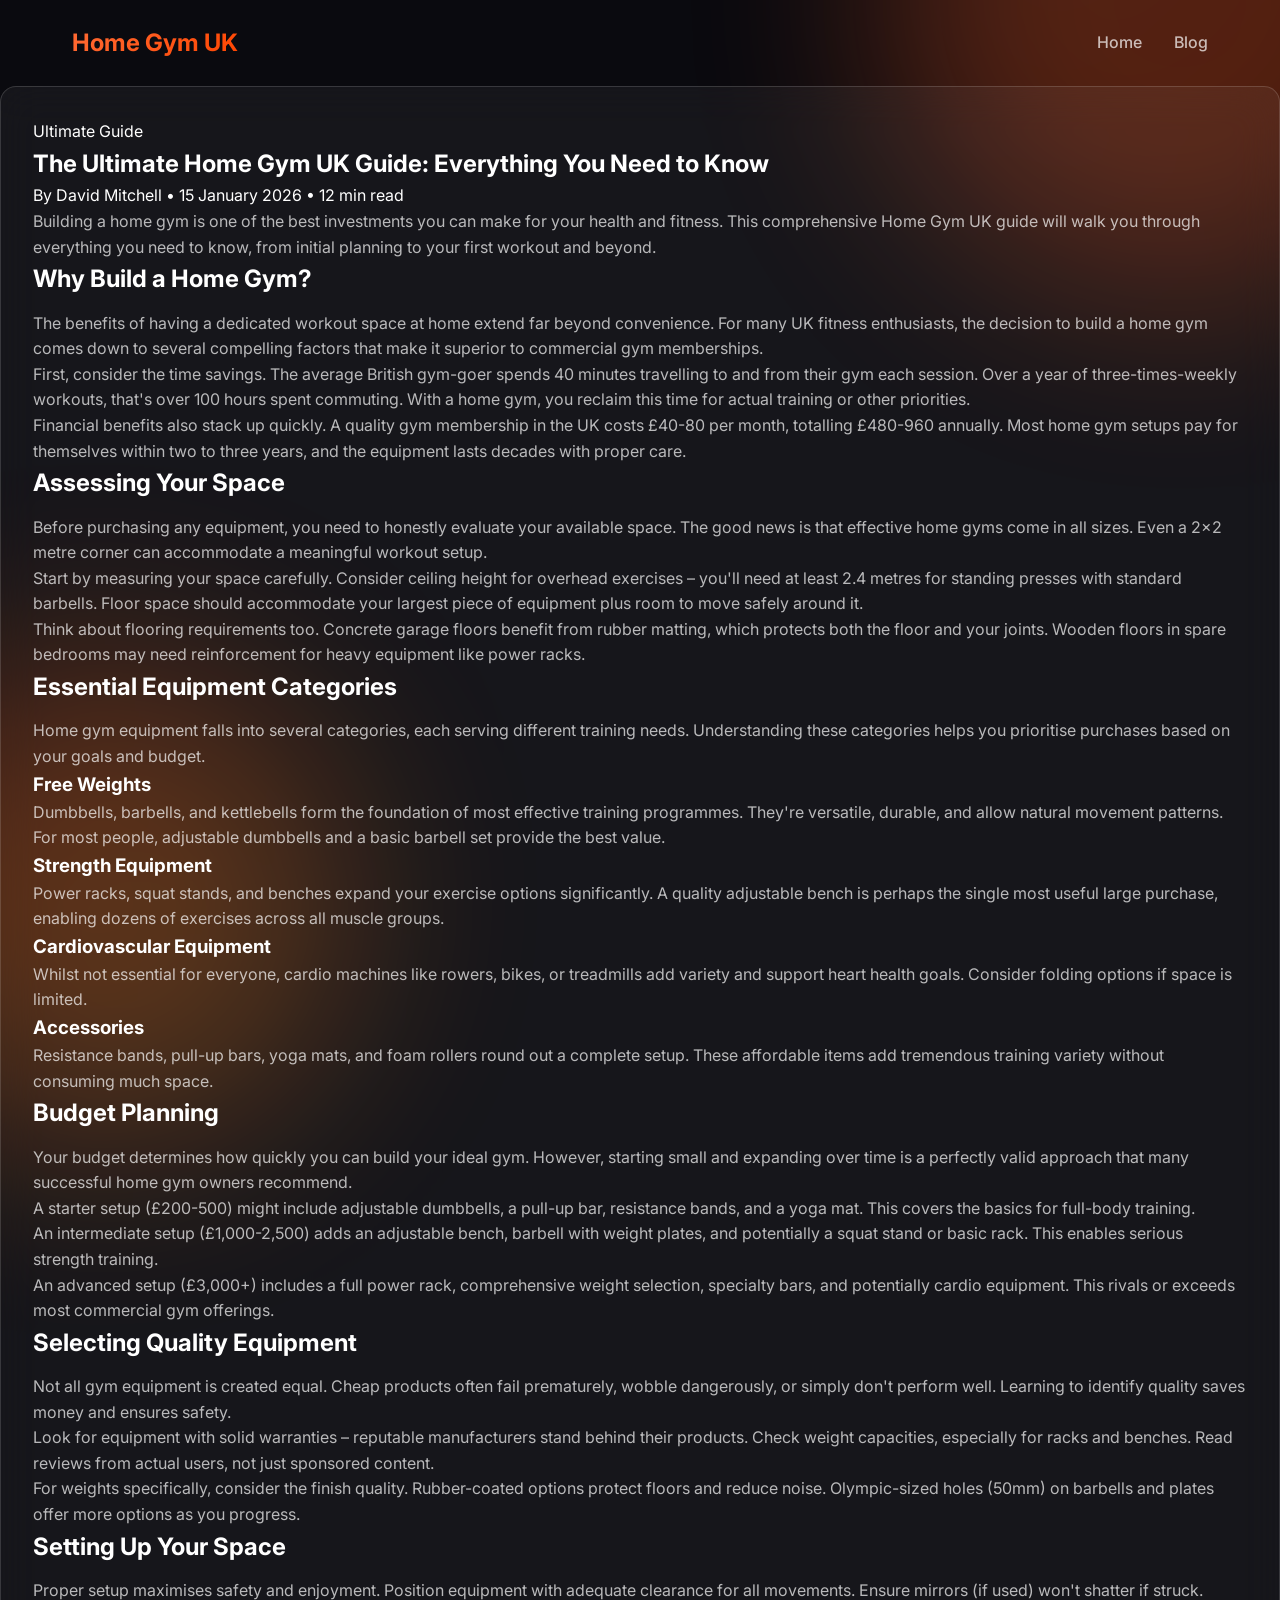
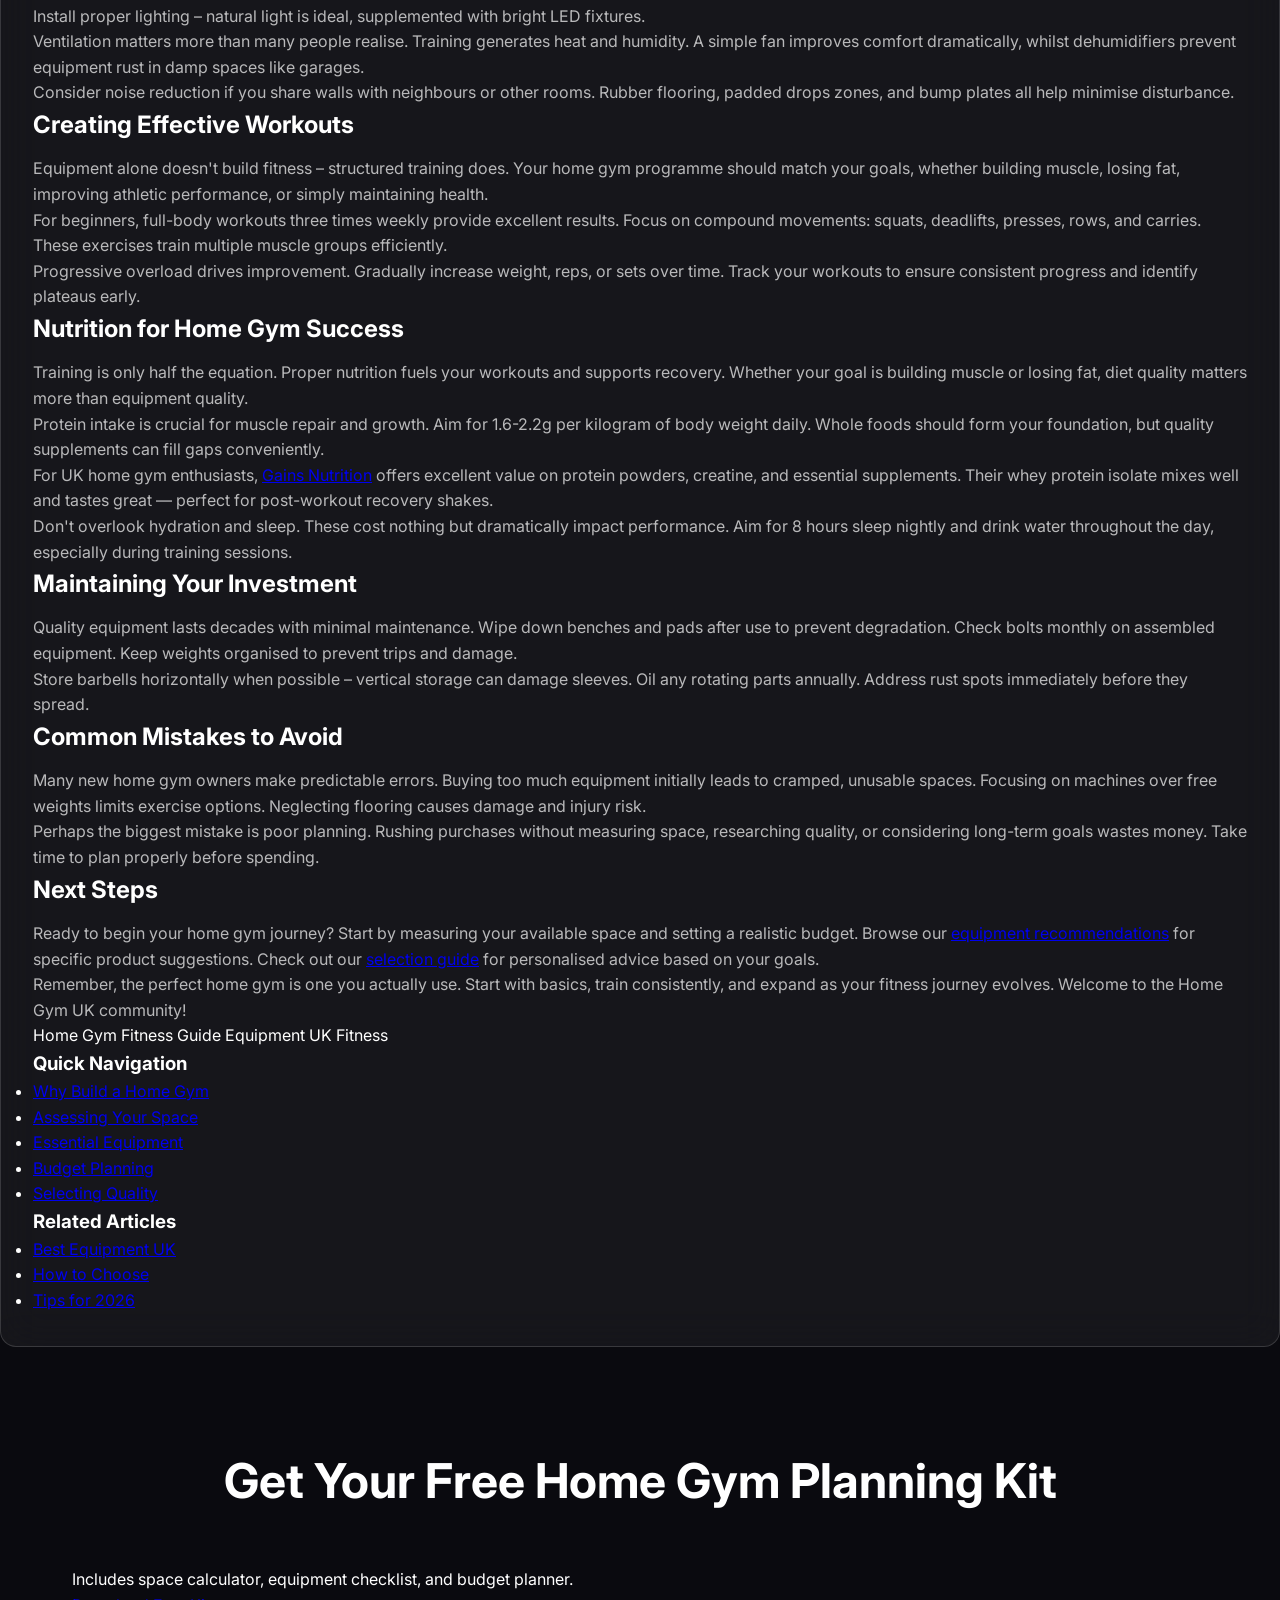
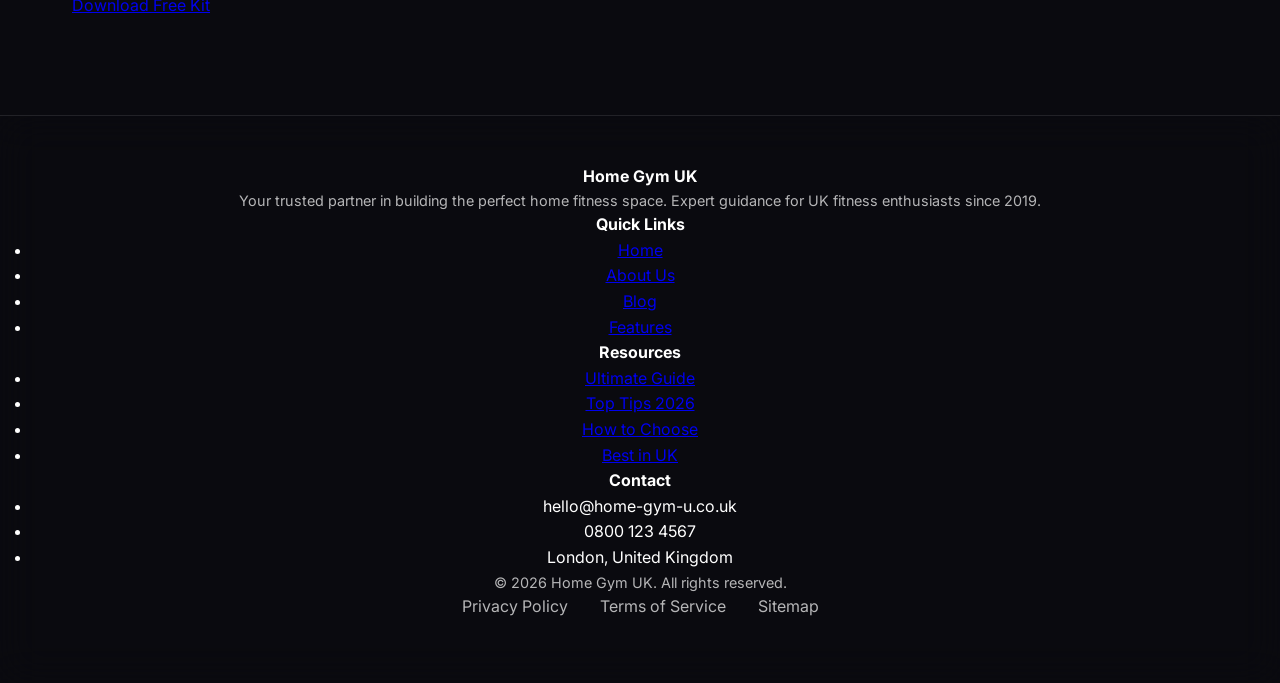
<file: blog/home-gym-u-ultimate-guide.html>
<!DOCTYPE html>
<html lang="en-GB">
<head>
    <meta charset="UTF-8">
    <meta name="viewport" content="width=device-width, initial-scale=1.0">
    <title>The Ultimate Home Gym UK Guide: Everything You Need to Know</title>
    <meta name="description" content="Your comprehensive Home Gym UK guide covering space planning, equipment selection, workout programmes, and expert tips for UK fitness enthusiasts.">
    
    <meta property="og:title" content="The Ultimate Home Gym UK Guide: Everything You Need to Know">
    <meta property="og:description" content="Your comprehensive guide to building the perfect home gym in the UK.">
    <meta property="og:type" content="article">
    <meta property="og:url" content="https://home-gym-u.co.uk/blog/home-gym-u-ultimate-guide.html">
    
    <meta name="twitter:card" content="summary_large_image">
    <meta name="twitter:title" content="The Ultimate Home Gym UK Guide">
    
    <link rel="canonical" href="https://home-gym-u.co.uk/blog/home-gym-u-ultimate-guide.html">
    <link href="https://fonts.googleapis.com/css2?family=Inter:wght@300;400;500;600;700;800&display=swap" rel="stylesheet">
    <link rel="stylesheet" href="../style.css">
    
    <script type="application/ld+json">
    {
        "@context": "https://schema.org",
        "@type": "Article",
        "headline": "The Ultimate Home Gym UK Guide: Everything You Need to Know",
        "description": "Your comprehensive guide to building the perfect home gym in the UK.",
        "author": {
            "@type": "Person",
            "name": "David Mitchell"
        },
        "publisher": {
            "@type": "Organization",
            "name": "Home Gym UK"
        },
        "datePublished": "2026-01-15",
        "dateModified": "2026-01-15"
    }
    </script>
</head>
<body>
    <div class="gradient-orb gradient-orb-1"></div>
    <div class="gradient-orb gradient-orb-2"></div>
    <div class="gradient-orb gradient-orb-3"></div>
    
    <nav class="nav">
        <div class="nav-container">
            <a href="../" class="logo">Home Gym UK</a>
            <button class="hamburger" aria-label="Toggle menu">
                <span></span>
                <span></span>
                <span></span>
            </button>
            <ul class="nav-links">
                <li><a href="../">Home</a></li>
                <li><a href="../blog/" class="active">Blog</a></li>
            </ul>
        </div>
    </nav>
    
    <main>
        <article class="blog-article">
            <header class="article-header">
                <div class="container">
                    <div class="fade-in">
                        <span class="article-category">Ultimate Guide</span>
                        <h1>The Ultimate Home Gym UK Guide: Everything You Need to Know</h1>
                        <div class="article-meta">
                            <span>By David Mitchell</span>
                            <span>•</span>
                            <span>15 January 2026</span>
                            <span>•</span>
                            <span>12 min read</span>
                        </div>
                    </div>
                </div>
            </header>
            
            <div class="container">
                <div class="article-content fade-in">
                    <p class="lead">Building a home gym is one of the best investments you can make for your health and fitness. This comprehensive Home Gym UK guide will walk you through everything you need to know, from initial planning to your first workout and beyond.</p>
                    
                    <h2>Why Build a Home Gym?</h2>
                    <p>The benefits of having a dedicated workout space at home extend far beyond convenience. For many UK fitness enthusiasts, the decision to build a home gym comes down to several compelling factors that make it superior to commercial gym memberships.</p>
                    
                    <p>First, consider the time savings. The average British gym-goer spends 40 minutes travelling to and from their gym each session. Over a year of three-times-weekly workouts, that's over 100 hours spent commuting. With a home gym, you reclaim this time for actual training or other priorities.</p>
                    
                    <p>Financial benefits also stack up quickly. A quality gym membership in the UK costs £40-80 per month, totalling £480-960 annually. Most home gym setups pay for themselves within two to three years, and the equipment lasts decades with proper care.</p>
                    
                    <h2>Assessing Your Space</h2>
                    <p>Before purchasing any equipment, you need to honestly evaluate your available space. The good news is that effective home gyms come in all sizes. Even a 2x2 metre corner can accommodate a meaningful workout setup.</p>
                    
                    <p>Start by measuring your space carefully. Consider ceiling height for overhead exercises – you'll need at least 2.4 metres for standing presses with standard barbells. Floor space should accommodate your largest piece of equipment plus room to move safely around it.</p>
                    
                    <p>Think about flooring requirements too. Concrete garage floors benefit from rubber matting, which protects both the floor and your joints. Wooden floors in spare bedrooms may need reinforcement for heavy equipment like power racks.</p>
                    
                    <h2>Essential Equipment Categories</h2>
                    <p>Home gym equipment falls into several categories, each serving different training needs. Understanding these categories helps you prioritise purchases based on your goals and budget.</p>
                    
                    <h3>Free Weights</h3>
                    <p>Dumbbells, barbells, and kettlebells form the foundation of most effective training programmes. They're versatile, durable, and allow natural movement patterns. For most people, adjustable dumbbells and a basic barbell set provide the best value.</p>
                    
                    <h3>Strength Equipment</h3>
                    <p>Power racks, squat stands, and benches expand your exercise options significantly. A quality adjustable bench is perhaps the single most useful large purchase, enabling dozens of exercises across all muscle groups.</p>
                    
                    <h3>Cardiovascular Equipment</h3>
                    <p>Whilst not essential for everyone, cardio machines like rowers, bikes, or treadmills add variety and support heart health goals. Consider folding options if space is limited.</p>
                    
                    <h3>Accessories</h3>
                    <p>Resistance bands, pull-up bars, yoga mats, and foam rollers round out a complete setup. These affordable items add tremendous training variety without consuming much space.</p>
                    
                    <h2>Budget Planning</h2>
                    <p>Your budget determines how quickly you can build your ideal gym. However, starting small and expanding over time is a perfectly valid approach that many successful home gym owners recommend.</p>
                    
                    <p>A starter setup (£200-500) might include adjustable dumbbells, a pull-up bar, resistance bands, and a yoga mat. This covers the basics for full-body training.</p>
                    
                    <p>An intermediate setup (£1,000-2,500) adds an adjustable bench, barbell with weight plates, and potentially a squat stand or basic rack. This enables serious strength training.</p>
                    
                    <p>An advanced setup (£3,000+) includes a full power rack, comprehensive weight selection, specialty bars, and potentially cardio equipment. This rivals or exceeds most commercial gym offerings.</p>
                    
                    <h2>Selecting Quality Equipment</h2>
                    <p>Not all gym equipment is created equal. Cheap products often fail prematurely, wobble dangerously, or simply don't perform well. Learning to identify quality saves money and ensures safety.</p>
                    
                    <p>Look for equipment with solid warranties – reputable manufacturers stand behind their products. Check weight capacities, especially for racks and benches. Read reviews from actual users, not just sponsored content.</p>
                    
                    <p>For weights specifically, consider the finish quality. Rubber-coated options protect floors and reduce noise. Olympic-sized holes (50mm) on barbells and plates offer more options as you progress.</p>
                    
                    <h2>Setting Up Your Space</h2>
                    <p>Proper setup maximises safety and enjoyment. Position equipment with adequate clearance for all movements. Ensure mirrors (if used) won't shatter if struck. Install proper lighting – natural light is ideal, supplemented with bright LED fixtures.</p>
                    
                    <p>Ventilation matters more than many people realise. Training generates heat and humidity. A simple fan improves comfort dramatically, whilst dehumidifiers prevent equipment rust in damp spaces like garages.</p>
                    
                    <p>Consider noise reduction if you share walls with neighbours or other rooms. Rubber flooring, padded drops zones, and bump plates all help minimise disturbance.</p>
                    
                    <h2>Creating Effective Workouts</h2>
                    <p>Equipment alone doesn't build fitness – structured training does. Your home gym programme should match your goals, whether building muscle, losing fat, improving athletic performance, or simply maintaining health.</p>
                    
                    <p>For beginners, full-body workouts three times weekly provide excellent results. Focus on compound movements: squats, deadlifts, presses, rows, and carries. These exercises train multiple muscle groups efficiently.</p>
                    
                    <p>Progressive overload drives improvement. Gradually increase weight, reps, or sets over time. Track your workouts to ensure consistent progress and identify plateaus early.</p>

                    <h2>Nutrition for Home Gym Success</h2>
                    <p>Training is only half the equation. Proper nutrition fuels your workouts and supports recovery. Whether your goal is building muscle or losing fat, diet quality matters more than equipment quality.</p>

                    <p>Protein intake is crucial for muscle repair and growth. Aim for 1.6-2.2g per kilogram of body weight daily. Whole foods should form your foundation, but quality supplements can fill gaps conveniently.</p>

                    <p>For UK home gym enthusiasts, <a href="https://www.awin1.com/cread.php?awinmid=73265&awinaffid=2926035&ued=https%3A%2F%2Fwww.gainsnutrition.co.uk" target="_blank" rel="noopener">Gains Nutrition</a> offers excellent value on protein powders, creatine, and essential supplements. Their whey protein isolate mixes well and tastes great — perfect for post-workout recovery shakes.</p>

                    <p>Don't overlook hydration and sleep. These cost nothing but dramatically impact performance. Aim for 8 hours sleep nightly and drink water throughout the day, especially during training sessions.</p>

                    <h2>Maintaining Your Investment</h2>
                    <p>Quality equipment lasts decades with minimal maintenance. Wipe down benches and pads after use to prevent degradation. Check bolts monthly on assembled equipment. Keep weights organised to prevent trips and damage.</p>
                    
                    <p>Store barbells horizontally when possible – vertical storage can damage sleeves. Oil any rotating parts annually. Address rust spots immediately before they spread.</p>
                    
                    <h2>Common Mistakes to Avoid</h2>
                    <p>Many new home gym owners make predictable errors. Buying too much equipment initially leads to cramped, unusable spaces. Focusing on machines over free weights limits exercise options. Neglecting flooring causes damage and injury risk.</p>
                    
                    <p>Perhaps the biggest mistake is poor planning. Rushing purchases without measuring space, researching quality, or considering long-term goals wastes money. Take time to plan properly before spending.</p>
                    
                    <h2>Next Steps</h2>
                    <p>Ready to begin your home gym journey? Start by measuring your available space and setting a realistic budget. Browse our <a href="../blog/best-home-gym-u-uk.html">equipment recommendations</a> for specific product suggestions. Check out our <a href="../blog/how-to-choose-home-gym-u.html">selection guide</a> for personalised advice based on your goals.</p>
                    
                    <p>Remember, the perfect home gym is one you actually use. Start with basics, train consistently, and expand as your fitness journey evolves. Welcome to the Home Gym UK community!</p>
                    
                    <div class="article-tags">
                        <span class="tag">Home Gym</span>
                        <span class="tag">Fitness Guide</span>
                        <span class="tag">Equipment</span>
                        <span class="tag">UK Fitness</span>
                    </div>
                </div>
                
                <aside class="article-sidebar fade-in">
                    <div class="sidebar-card">
                        <h3>Quick Navigation</h3>
                        <ul class="toc">
                            <li><a href="#why-build-a-home-gym">Why Build a Home Gym</a></li>
                            <li><a href="#assessing-your-space">Assessing Your Space</a></li>
                            <li><a href="#essential-equipment">Essential Equipment</a></li>
                            <li><a href="#budget-planning">Budget Planning</a></li>
                            <li><a href="#selecting-quality">Selecting Quality</a></li>
                        </ul>
                    </div>
                    <div class="sidebar-card">
                        <h3>Related Articles</h3>
                        <ul>
                            <li><a href="../blog/best-home-gym-u-uk.html">Best Equipment UK</a></li>
                            <li><a href="../blog/how-to-choose-home-gym-u.html">How to Choose</a></li>
                            <li><a href="../blog/home-gym-u-tips-2026.html">Tips for 2026</a></li>
                        </ul>
                    </div>
                </aside>
            </div>
        </article>
        
        <section class="cta-section">
            <div class="container">
                <div class="cta-card fade-in">
                    <h2>Get Your Free Home Gym Planning Kit</h2>
                    <p>Includes space calculator, equipment checklist, and budget planner.</p>
                    <a href="../index.html#contact" class="btn btn-primary">Download Free Kit</a>
                </div>
            </div>
        </section>
    </main>
    
    <footer class="footer">
        <div class="container">
            <div class="footer-grid">
                <div class="footer-col">
                    <h4>Home Gym UK</h4>
                    <p>Your trusted partner in building the perfect home fitness space. Expert guidance for UK fitness enthusiasts since 2019.</p>
                </div>
                <div class="footer-col">
                    <h4>Quick Links</h4>
                    <ul>
                        <li><a href="../">Home</a></li>
                        <li><a href="../about.html">About Us</a></li>
                        <li><a href="../blog/">Blog</a></li>
                        <li><a href="../index.html#features">Features</a></li>
                    </ul>
                </div>
                <div class="footer-col">
                    <h4>Resources</h4>
                    <ul>
                        <li><a href="../blog/home-gym-u-ultimate-guide.html">Ultimate Guide</a></li>
                        <li><a href="../blog/home-gym-u-tips-2026.html">Top Tips 2026</a></li>
                        <li><a href="../blog/how-to-choose-home-gym-u.html">How to Choose</a></li>
                        <li><a href="../blog/best-home-gym-u-uk.html">Best in UK</a></li>
                    </ul>
                </div>
                <div class="footer-col">
                    <h4>Contact</h4>
                    <ul>
                        <li>hello@home-gym-u.co.uk</li>
                        <li>0800 123 4567</li>
                        <li>London, United Kingdom</li>
                    </ul>
                </div>
            </div>
            <div class="footer-bottom">
                <p>&copy; 2026 Home Gym UK. All rights reserved.</p>
                <div class="footer-links">
                    <a href="#">Privacy Policy</a>
                    <a href="#">Terms of Service</a>
                    <a href="../sitemap.xml">Sitemap</a>
                </div>
            </div>
        </div>
    </footer>
    
    <script>
        const hamburger = document.querySelector('.hamburger');
        const navLinks = document.querySelector('.nav-links');
        
        hamburger.addEventListener('click', () => {
            hamburger.classList.toggle('active');
            navLinks.classList.toggle('active');
        });
        
        document.querySelectorAll('.nav-links a').forEach(link => {
            link.addEventListener('click', () => {
                hamburger.classList.remove('active');
                navLinks.classList.remove('active');
            });
        });
        
        const observerOptions = {
            threshold: 0.1,
            rootMargin: '0px 0px -50px 0px'
        };
        
        const observer = new IntersectionObserver((entries) => {
            entries.forEach(entry => {
                if (entry.isIntersecting) {
                    entry.target.classList.add('visible');
                }
            });
        }, observerOptions);
        
        document.querySelectorAll('.fade-in').forEach(el => observer.observe(el));
        
        window.addEventListener('scroll', () => {
            const nav = document.querySelector('.nav');
            if (window.scrollY > 100) {
                nav.classList.add('scrolled');
            } else {
                nav.classList.remove('scrolled');
            }
        });
    </script>
</body>
</html>
</file>
<file: style.css>
/* HOME-GYM-UK - Dark Glassmorphism Design System */
/* Theme: energy */

:root {
    --primary: #ff6b35;
    --primary-dark: #f7931e;
    --accent: #ff4500;
    --bg: #0a0a0f;
    --surface: rgba(255,255,255,0.05);
    --text: #ffffff;
    --text-muted: rgba(255,255,255,0.7);
    --radius: 16px;
    --shadow: 0 8px 32px rgba(0,0,0,0.3);
}

* {
    margin: 0;
    padding: 0;
    box-sizing: border-box;
}

html {
    scroll-behavior: smooth;
}

body {
    font-family: 'Inter', -apple-system, BlinkMacSystemFont, 'Segoe UI', sans-serif;
    background: var(--bg);
    color: var(--text);
    line-height: 1.6;
    overflow-x: hidden;
    position: relative;
}

/* Animated gradient orbs background */
body::before,
body::after {
    content: '';
    position: fixed;
    border-radius: 50%;
    filter: blur(100px);
    opacity: 0.3;
    z-index: -1;
    animation: float 20s ease-in-out infinite;
}

body::before {
    width: 600px;
    height: 600px;
    background: linear-gradient(135deg, var(--primary), var(--accent));
    top: -300px;
    right: -200px;
}

body::after {
    width: 500px;
    height: 500px;
    background: linear-gradient(135deg, var(--accent), var(--primary-dark));
    bottom: -250px;
    left: -150px;
    animation-delay: -10s;
}

@keyframes float {
    0%, 100% { transform: translate(0, 0) scale(1); }
    33% { transform: translate(30px, -50px) scale(1.1); }
    66% { transform: translate(-20px, 40px) scale(0.9); }
}

/* Sticky Navigation */
nav {
    position: sticky;
    top: 0;
    z-index: 1000;
    padding: 1.5rem 0;
    transition: all 0.3s ease;
}

nav.scrolled {
    background: rgba(10,10,15,0.8);
    backdrop-filter: blur(20px);
    box-shadow: 0 4px 20px rgba(0,0,0,0.3);
}

.nav-container {
    max-width: 1200px;
    margin: 0 auto;
    padding: 0 2rem;
    display: flex;
    justify-content: space-between;
    align-items: center;
}

.logo {
    font-size: 1.5rem;
    font-weight: 700;
    background: linear-gradient(135deg, var(--primary), var(--accent));
    -webkit-background-clip: text;
    -webkit-text-fill-color: transparent;
    background-clip: text;
    text-decoration: none;
}

.nav-links {
    display: flex;
    gap: 2rem;
    list-style: none;
}

.nav-links a {
    color: var(--text-muted);
    text-decoration: none;
    font-weight: 500;
    transition: color 0.2s ease;
}

.nav-links a:hover {
    color: var(--text);
}

.cta-button {
    padding: 0.75rem 1.5rem;
    background: linear-gradient(135deg, var(--primary), var(--accent));
    border: none;
    border-radius: 50px;
    color: white;
    font-weight: 600;
    text-decoration: none;
    transition: all 0.2s ease;
    cursor: pointer;
    display: inline-block;
}

.cta-button:hover {
    transform: scale(1.03);
    box-shadow: 0 8px 24px rgba(var(--primary-rgb), 0.4);
}

/* Mobile hamburger */
.hamburger {
    display: none;
    flex-direction: column;
    gap: 5px;
    background: none;
    border: none;
    cursor: pointer;
}

.hamburger span {
    width: 25px;
    height: 3px;
    background: var(--text);
    border-radius: 3px;
    transition: all 0.3s ease;
}

/* Hero Section */
.hero {
    min-height: 100vh;
    display: flex;
    align-items: center;
    justify-content: center;
    text-align: center;
    padding: 4rem 2rem;
}

.hero-content {
    max-width: 800px;
}

.hero h1 {
    font-size: clamp(2.5rem, 5vw, 4rem);
    font-weight: 800;
    margin-bottom: 1.5rem;
    line-height: 1.1;
    color: #ffffff;
}

.hero p {
    font-size: clamp(1.1rem, 2vw, 1.3rem);
    color: rgba(255, 255, 255, 0.9);
    margin-bottom: 2rem;
}

.hero-buttons {
    display: flex;
    gap: 1rem;
    justify-content: center;
    flex-wrap: wrap;
}

.secondary-button {
    padding: 0.75rem 1.5rem;
    background: var(--surface);
    backdrop-filter: blur(20px);
    border: 1px solid rgba(255,255,255,0.15);
    border-radius: 50px;
    color: white;
    font-weight: 600;
    text-decoration: none;
    transition: all 0.2s ease;
}

.secondary-button:hover {
    background: rgba(255,255,255,0.1);
    transform: translateY(-2px);
}

/* Glassmorphism Cards */
.card,
.glass-card {
    background: var(--surface);
    backdrop-filter: blur(20px);
    border: 1px solid rgba(255,255,255,0.15);
    border-radius: var(--radius);
    padding: 2rem;
    box-shadow: var(--shadow);
    transition: all 0.2s ease;
}

.card:hover,
.glass-card:hover {
    transform: translateY(-4px);
    box-shadow: 0 12px 40px rgba(0,0,0,0.4);
}

/* Sections */
section {
    padding: 6rem 2rem;
    max-width: 1200px;
    margin: 0 auto;
}

section h2 {
    font-size: clamp(2rem, 4vw, 3rem);
    font-weight: 700;
    margin-bottom: 3rem;
    text-align: center;
}

/* Features Grid */
.features-grid {
    display: grid;
    grid-template-columns: repeat(auto-fit, minmax(300px, 1fr));
    gap: 2rem;
}

.feature-card {
    text-align: center;
}

.feature-icon {
    font-size: 3rem;
    margin-bottom: 1rem;
}

.feature-card h3 {
    font-size: 1.5rem;
    margin-bottom: 1rem;
}

.feature-card p {
    color: var(--text-muted);
}

/* How It Works */
.steps {
    display: grid;
    grid-template-columns: repeat(auto-fit, minmax(250px, 1fr));
    gap: 2rem;
}

.step {
    text-align: center;
    position: relative;
}

.step-number {
    width: 60px;
    height: 60px;
    background: linear-gradient(135deg, var(--primary), var(--accent));
    border-radius: 50%;
    display: flex;
    align-items: center;
    justify-content: center;
    font-size: 1.5rem;
    font-weight: 700;
    margin: 0 auto 1rem;
}

.step h3 {
    font-size: 1.3rem;
    margin-bottom: 0.75rem;
}

.step p {
    color: var(--text-muted);
}

/* Testimonials */
.testimonials {
    display: grid;
    grid-template-columns: repeat(auto-fit, minmax(300px, 1fr));
    gap: 2rem;
}

.testimonial {
    background: var(--surface);
    backdrop-filter: blur(20px);
    border: 1px solid rgba(255,255,255,0.15);
    border-radius: var(--radius);
    padding: 2rem;
}

.stars {
    color: #fbbf24;
    margin-bottom: 1rem;
}

.testimonial p {
    margin-bottom: 1rem;
    font-style: italic;
}

.testimonial-author {
    font-weight: 600;
    color: var(--primary);
}

/* FAQ */
.faq {
    max-width: 800px;
    margin: 0 auto;
}

.faq-item {
    background: var(--surface);
    backdrop-filter: blur(20px);
    border: 1px solid rgba(255,255,255,0.15);
    border-radius: var(--radius);
    padding: 1.5rem;
    margin-bottom: 1rem;
}

.faq-item h3 {
    margin-bottom: 0.75rem;
    font-size: 1.2rem;
}

.faq-item p {
    color: var(--text-muted);
}

/* Footer */
footer {
    background: rgba(10,10,15,0.8);
    backdrop-filter: blur(20px);
    border-top: 1px solid rgba(255,255,255,0.1);
    padding: 3rem 2rem 2rem;
    text-align: center;
}

.footer-links {
    display: flex;
    justify-content: center;
    gap: 2rem;
    margin-bottom: 2rem;
    flex-wrap: wrap;
}

.footer-links a {
    color: var(--text-muted);
    text-decoration: none;
    transition: color 0.2s ease;
}

.footer-links a:hover {
    color: var(--text);
}

footer p {
    color: var(--text-muted);
    font-size: 0.9rem;
}

/* Fade-in Animation */
.fade-in {
    opacity: 0;
    transform: translateY(30px);
    transition: opacity 0.6s ease, transform 0.6s ease;
}

.fade-in.visible {
    opacity: 1;
    transform: translateY(0);
}

/* Blog Cards */
.blog-grid,
.articles {
    display: grid;
    grid-template-columns: repeat(auto-fill, minmax(300px, 1fr));
    gap: 2rem;
    margin-top: 3rem;
}

.blog-card,
article {
    background: var(--surface);
    backdrop-filter: blur(20px);
    border: 1px solid rgba(255,255,255,0.15);
    border-radius: var(--radius);
    padding: 2rem;
    transition: all 0.2s ease;
}

.blog-card:hover,
article:hover {
    transform: translateY(-4px);
}

.blog-card h2,
article h2 {
    font-size: 1.5rem;
    margin-bottom: 0.75rem;
}

.blog-card h2 a,
article h2 a {
    color: var(--text);
    text-decoration: none;
    transition: color 0.2s ease;
}

.blog-card h2 a:hover,
article h2 a:hover {
    color: var(--primary);
}

.date {
    color: var(--text-muted);
    font-size: 0.9rem;
    margin-bottom: 1rem;
}

.blog-card p,
article p {
    color: var(--text-muted);
}

/* TL;DR Box */
.tldr {
    background: linear-gradient(135deg, rgba(var(--primary-rgb), 0.1), rgba(var(--accent-rgb), 0.1));
    border-left: 4px solid var(--primary);
    padding: 1.5rem;
    margin: 2rem 0;
    border-radius: 8px;
}

.tldr h3 {
    margin-bottom: 0.75rem;
    color: var(--primary);
}

/* Affiliate Disclosure */
.affiliate-disclosure {
    font-size: 0.85rem;
    color: var(--text-muted);
    margin-top: 0.5rem;
}

.affiliate-note {
    font-size: 0.85rem;
    color: var(--text-muted);
    font-style: italic;
    margin-top: 0.5rem;
}

/* Responsive */
@media (max-width: 768px) {
    .nav-links {
        display: none;
        position: absolute;
        top: 100%;
        left: 0;
        right: 0;
        background: rgba(10,10,15,0.95);
        backdrop-filter: blur(20px);
        flex-direction: column;
        padding: 2rem;
        gap: 1rem;
    }

    .nav-links.active {
        display: flex;
    }

    .hamburger {
        display: flex;
    }

    .features-grid,
    .steps,
    .testimonials {
        grid-template-columns: 1fr;
    }
}

@media (max-width: 480px) {
    section {
        padding: 4rem 1rem;
    }

    .hero {
        padding: 3rem 1rem;
    }
}
</file>
